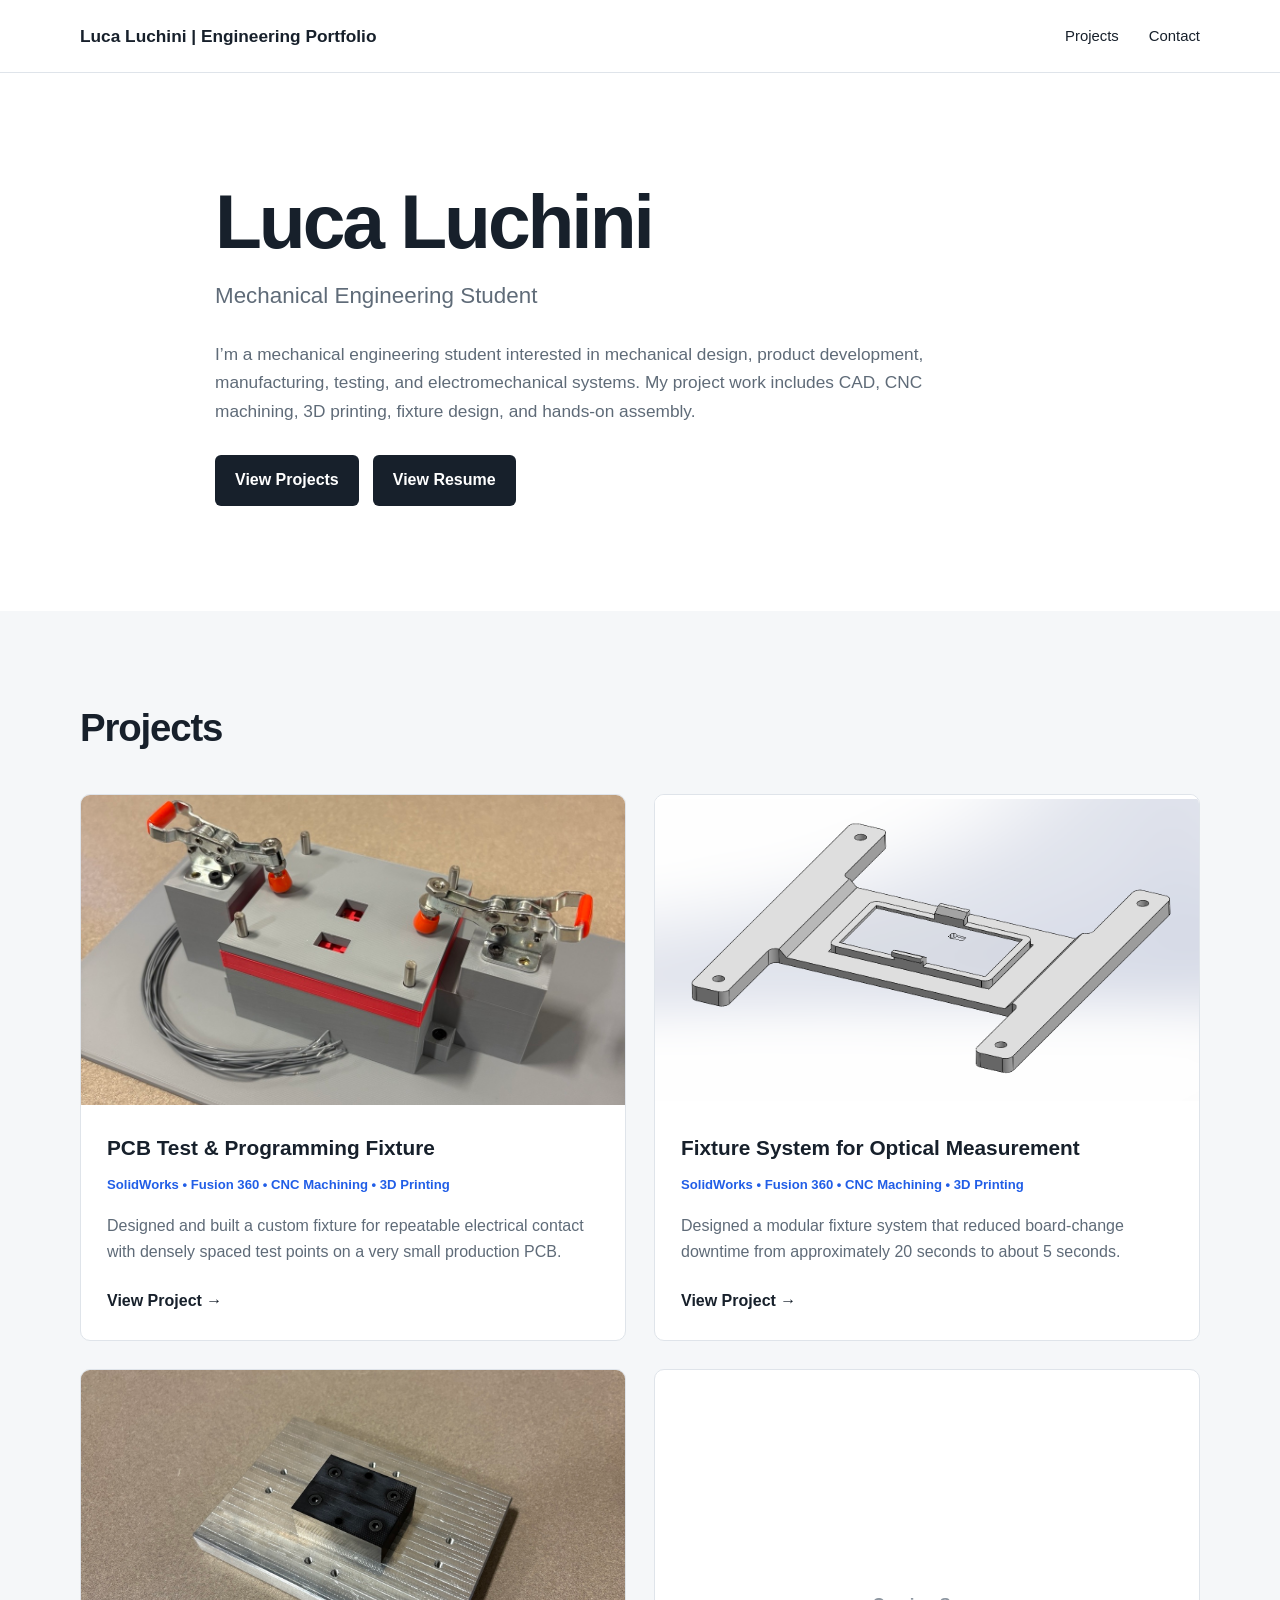
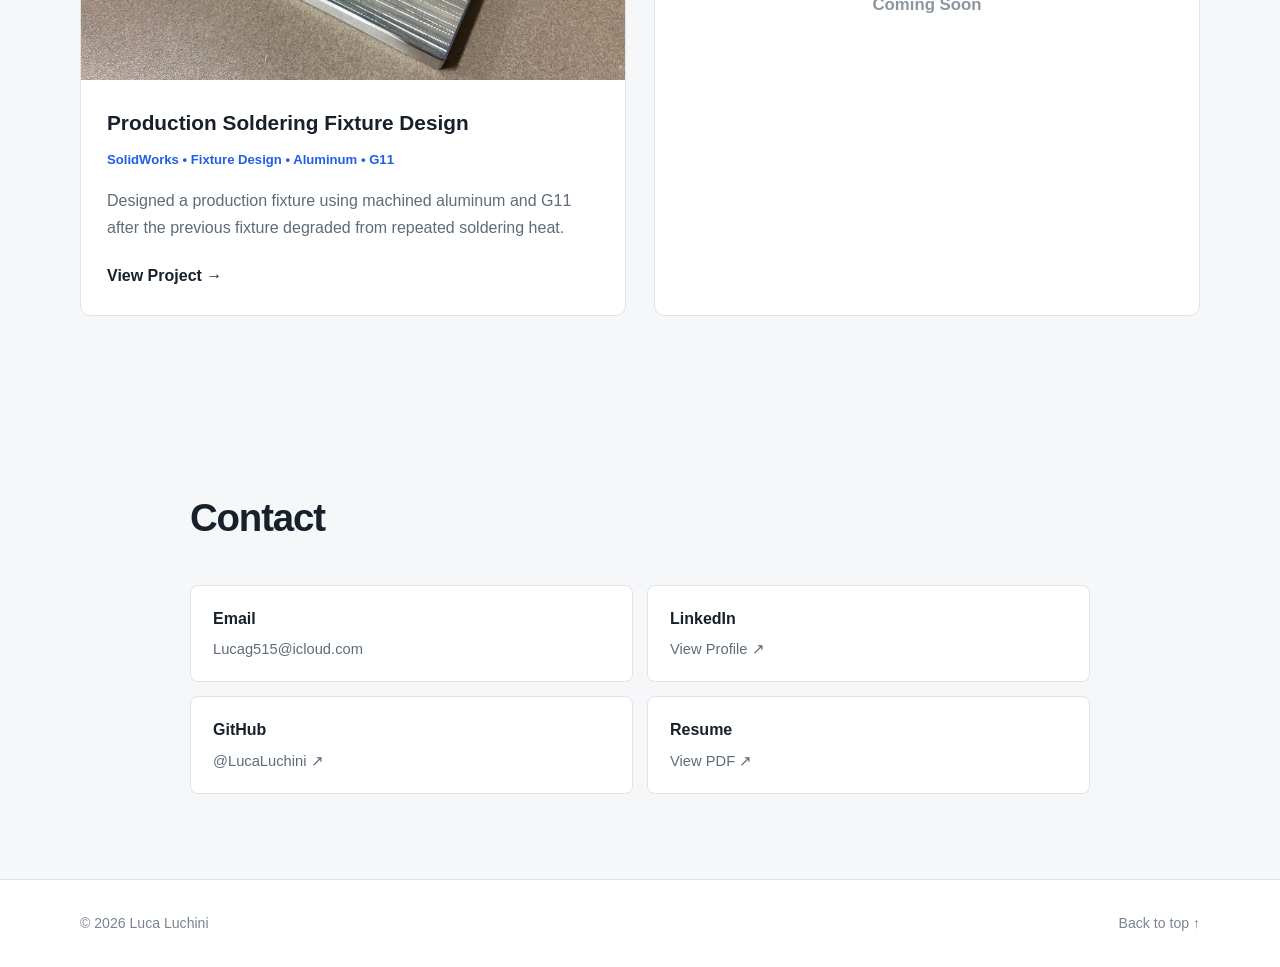
<file: index.html>
<!DOCTYPE html>
<html lang="en">
<head>
<!-- Google tag (gtag.js) -->
<script async src="https://www.googletagmanager.com/gtag/js?id=G-NYST60V96C"></script>
<script>
  window.dataLayer = window.dataLayer || [];
  function gtag(){dataLayer.push(arguments);}
  gtag('js', new Date());

  gtag('config', 'G-NYST60V96C');
</script>
    <meta charset="UTF-8">
    <meta name="viewport" content="width=device-width, initial-scale=1.0">
    <title>Luca Luchini | Engineering Portfolio</title>
    <link rel="stylesheet" href="style.css">
</head>
<body>

<header>
    <div class="container">
        <nav>
            <a class="name" href="index.html" onclick="gtag('event', 'home_click');">Luca Luchini | Engineering Portfolio</a>
            <div class="nav-links">
                <a href="#projects" onclick="gtag('event', 'projects_nav_click');">Projects</a>
                <a href="#contact" onclick="gtag('event', 'contact_nav_click');">Contact</a>
            </div>
        </nav>
    </div>
</header>

<main>

<section class="hero">
    <div class="container hero-inner">
        <h1>Luca Luchini</h1>
        <h2>Mechanical Engineering Student</h2>
        <p class="hero-copy">
            I’m a mechanical engineering student interested in mechanical design,
            product development, manufacturing, testing, and electromechanical systems.
            My project work includes CAD, CNC machining, 3D printing, fixture design,
            and hands-on assembly.
        </p>
        <div class="hero-actions">
            <a class="button" href="#projects" onclick="gtag('event', 'view_projects_click');">View Projects</a>
            <a class="button" href="Documents/LUCHINIRESUME.pdf" target="_blank" onclick="gtag('event', 'resume_click', {'link_location': 'hero'});">View Resume</a>
        </div>
    </div>
</section>

<section id="projects">
    <div class="container">
        <div class="section-heading">
            <h2>Projects</h2>
        </div>

        <div class="projects">

            <a class="project-card" href="projects/pcb-test-fixture.html" onclick="gtag('event', 'pcb_test_fixture_click');">
                <div class="project-image-wrap">
                    <img class="project-image" src="images/test-fixture/hero.jpg" alt="Compact PCB test and programming fixture">
                </div>
                <div class="project-card-content">
                    <h3>PCB Test &amp; Programming Fixture</h3>
                    <p class="tools">SolidWorks • Fusion 360 • CNC Machining • 3D Printing</p>
                    <p>
                        Designed and built a custom fixture for repeatable electrical
                        contact with densely spaced test points on a very small production PCB.
                    </p>
                    <span class="card-link">View Project →</span>
                </div>
            </a>

            <a class="project-card" href="projects/optical-measurement-fixture.html" onclick="gtag('event', 'optical_measurement_fixture_click');">
                <div class="project-image-wrap">
                    <img class="project-image project-image-contain" src="images/optical-fixture/cad-assembled.png" alt="CAD assembly of modular optical measurement fixture system">
                </div>
                <div class="project-card-content">
                    <h3>Fixture System for Optical Measurement</h3>
                    <p class="tools">SolidWorks • Fusion 360 • CNC Machining • 3D Printing</p>
                    <p>
                        Designed a modular fixture system that reduced board-change
                        downtime from approximately 20 seconds to about 5 seconds.
                    </p>
                    <span class="card-link">View Project →</span>
                </div>
            </a>

            <a class="project-card" href="projects/production-soldering-fixture.html" onclick="gtag('event', 'production_soldering_fixture_click');">
                <div class="project-image-wrap">
                    <img class="project-image" src="images/solder-fixture/finished-landscape.jpg" alt="Heat-resistant production soldering fixture">
                </div>
                <div class="project-card-content">
                    <h3>Production Soldering Fixture Design</h3>
                    <p class="tools">SolidWorks • Fixture Design • Aluminum • G11</p>
                    <p>
                        Designed a production fixture using machined aluminum and G11
                        after the previous fixture degraded from repeated soldering heat.
                    </p>
                    <span class="card-link">View Project →</span>
                </div>
            </a>

            <div class="project-card coming-soon-card">
                <div class="project-card-content coming-soon-content">
                    <span>Coming Soon</span>
                </div>
            </div>

        </div>
    </div>
</section>

<section id="contact">
    <div class="container narrow">
        <div class="section-heading"><h2>Contact</h2></div>
        <div class="contact-links">
            <a class="contact-card" href="mailto:Lucag515@icloud.com" onclick="gtag('event', 'email_click');">
                <span class="contact-label">Email</span>
                <span class="contact-value">Lucag515@icloud.com</span>
            </a>
            <a class="contact-card" href="https://www.linkedin.com/in/luca-luchini-402ab2226" target="_blank" onclick="gtag('event', 'linkedin_click');">
                <span class="contact-label">LinkedIn</span>
                <span class="contact-value">View Profile ↗</span>
            </a>
            <a class="contact-card" href="https://github.com/LucaLuchini" target="_blank" onclick="gtag('event', 'github_click');">
                <span class="contact-label">GitHub</span>
                <span class="contact-value">@LucaLuchini ↗</span>
            </a>
            <a class="contact-card" href="Documents/LUCHINIRESUME.pdf" target="_blank" onclick="gtag('event', 'resume_click', {'link_location': 'contact'});">
                <span class="contact-label">Resume</span>
                <span class="contact-value">View PDF ↗</span>
            </a>
        </div>
    </div>
</section>

</main>

<footer>
    <div class="container footer-inner">
        <span>© 2026 Luca Luchini</span>
        <a href="#" onclick="gtag('event', 'back_to_top_click');">Back to top ↑</a>
    </div>
</footer>

</body>
</html>
</file>
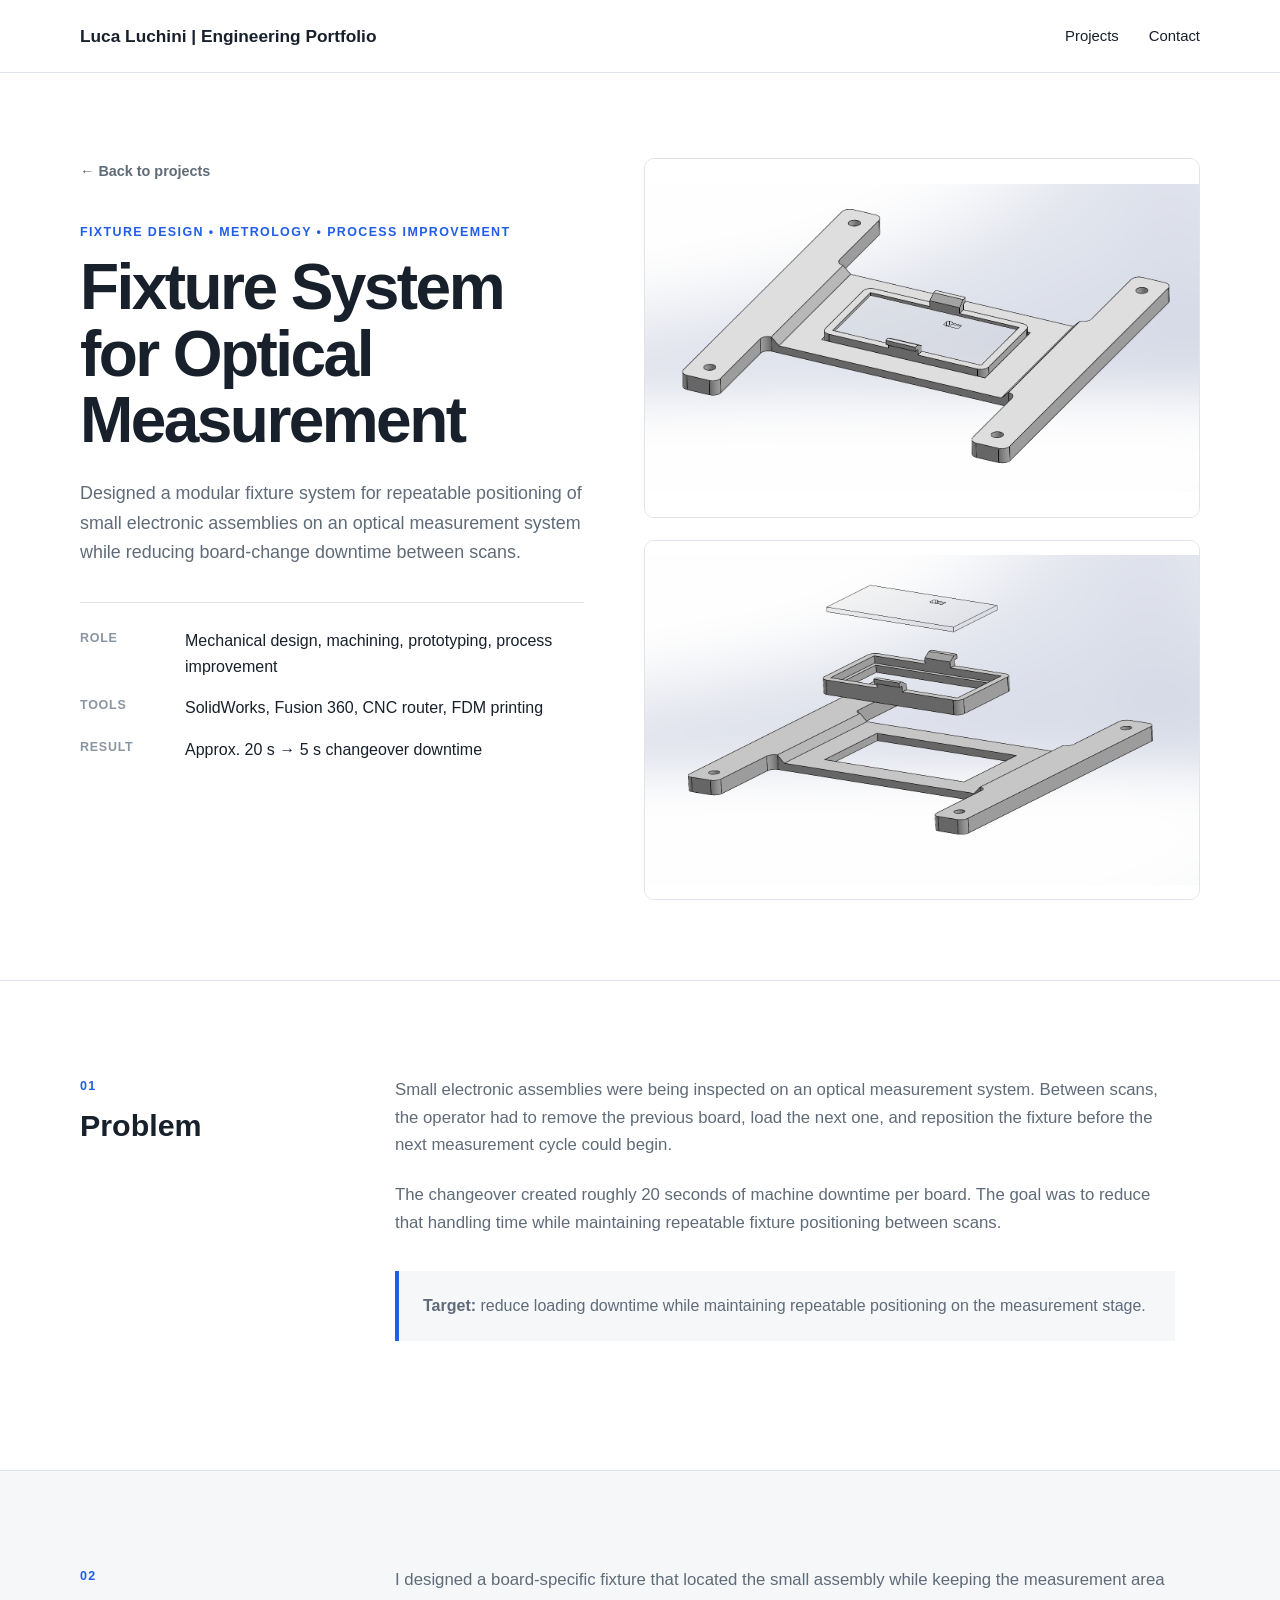
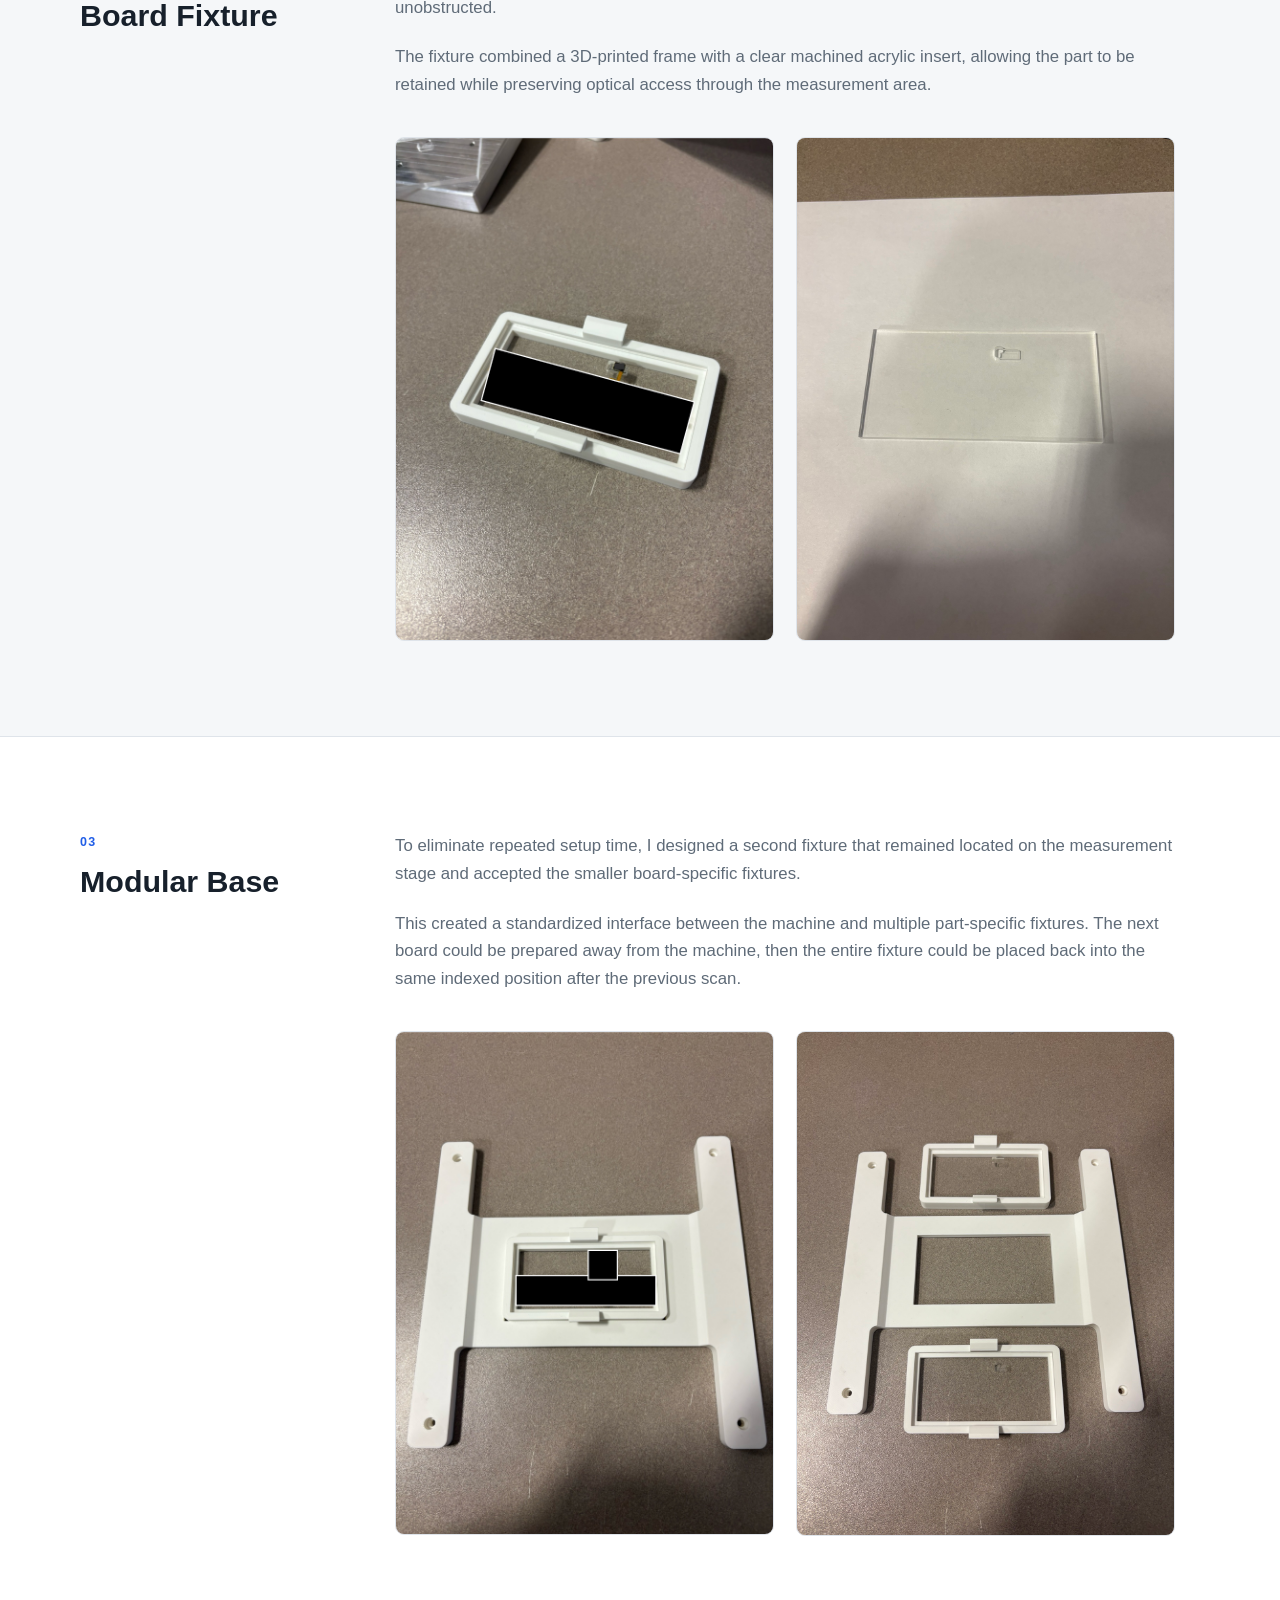
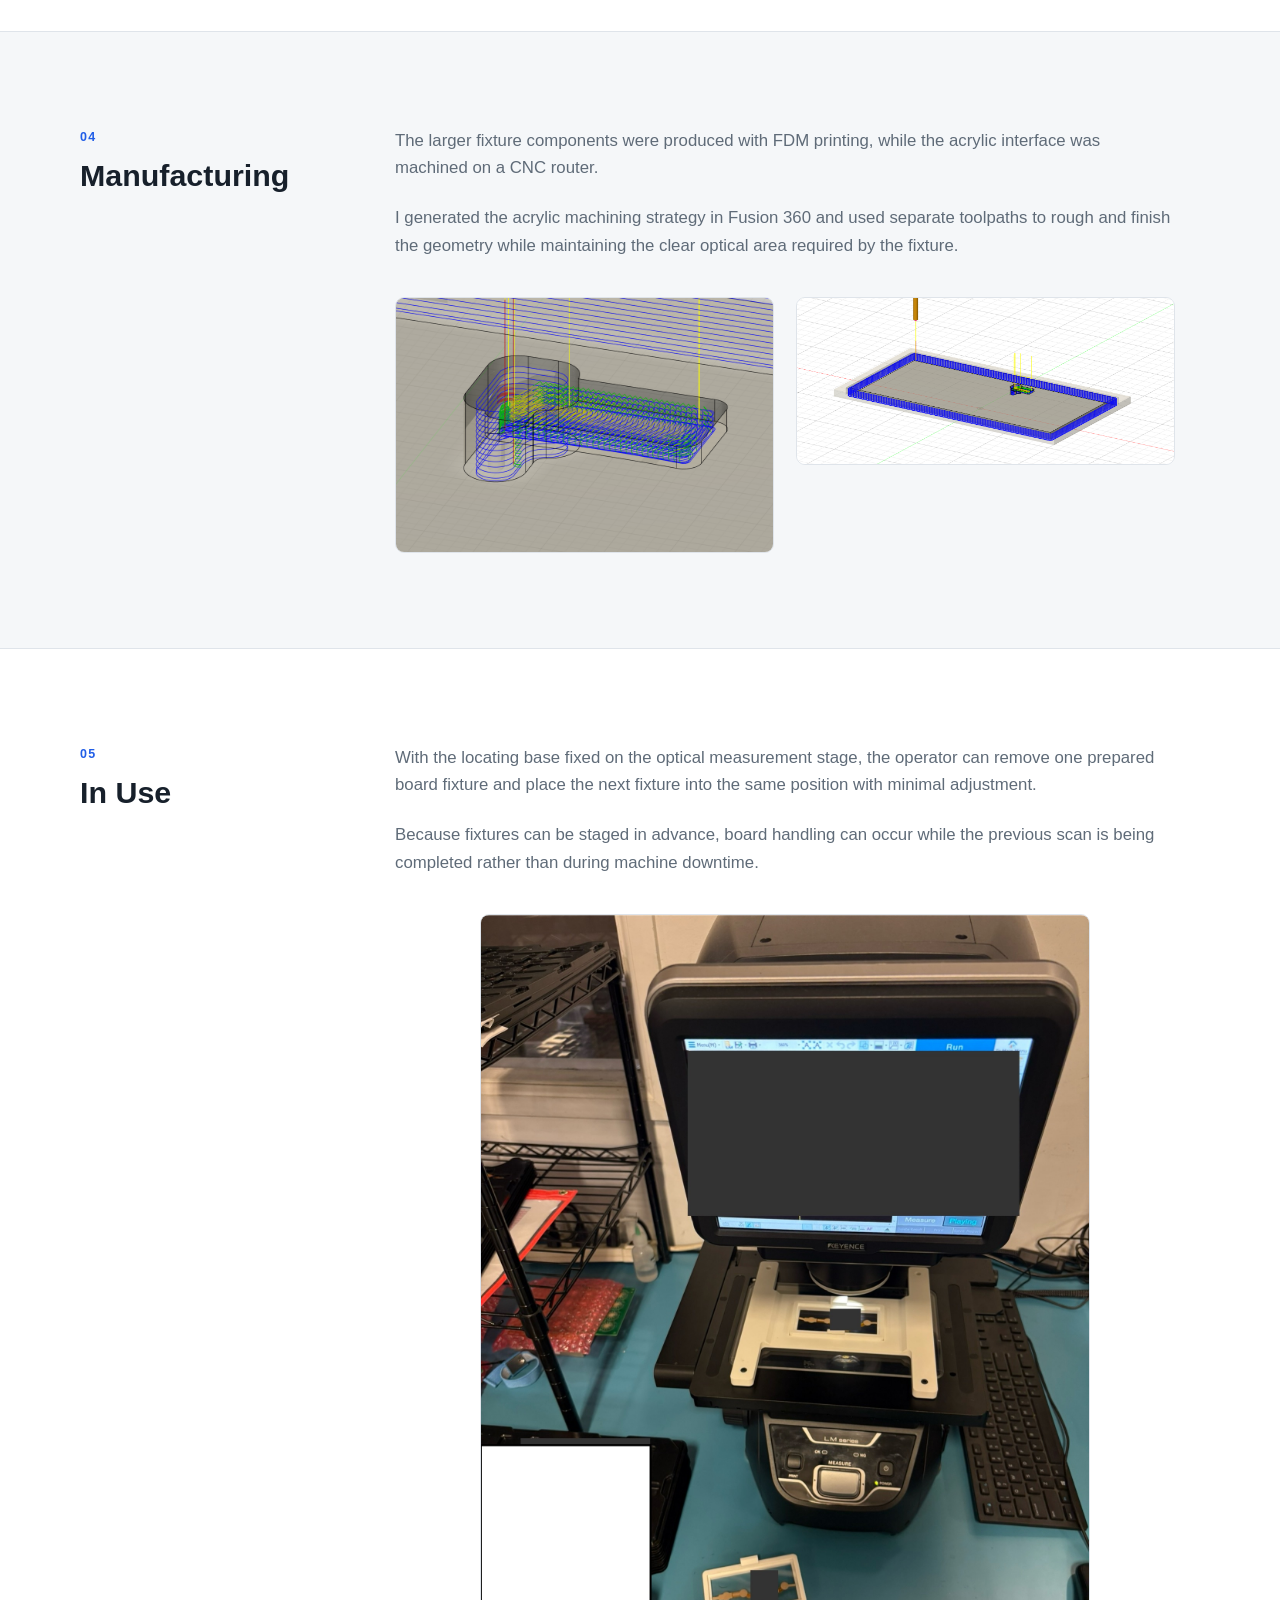
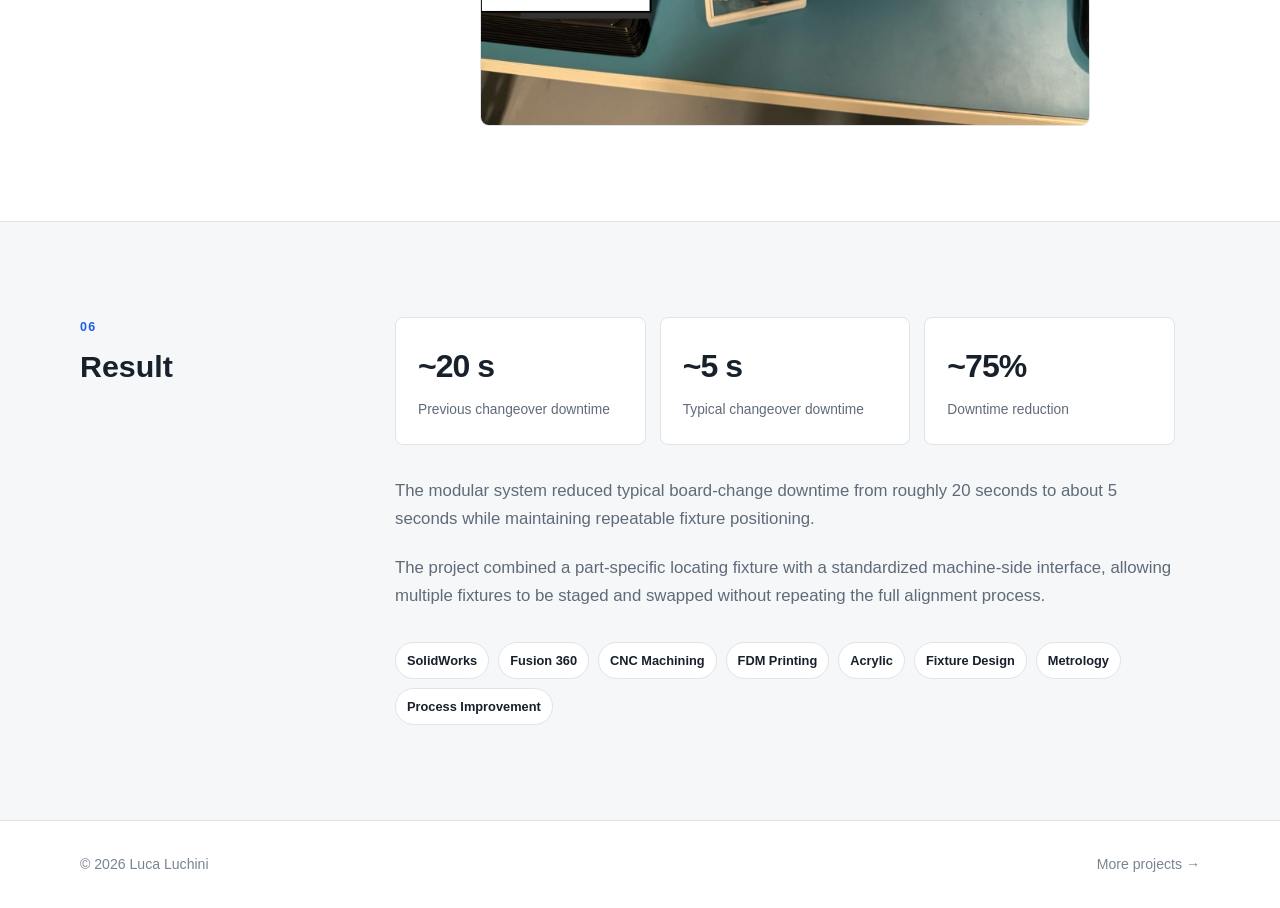
<file: projects/optical-measurement-fixture.html>
<!DOCTYPE html>
<html lang="en">
<head>
    <!-- Google tag (gtag.js) -->
<script async src="https://www.googletagmanager.com/gtag/js?id=G-NYST60V96C"></script>
<script>
  window.dataLayer = window.dataLayer || [];
  function gtag(){dataLayer.push(arguments);}
  gtag('js', new Date());

  gtag('config', 'G-NYST60V96C');
</script>
    <meta charset="UTF-8">
    <meta name="viewport" content="width=device-width, initial-scale=1.0">
    <title>Optical Measurement Fixture | Luca Luchini</title>
    <link rel="stylesheet" href="../style.css">
</head>
<body>

<header>
    <div class="container">
        <nav>
            <a class="name" href="../index.html" onclick="gtag('event', 'home_click', {'page_source': 'optical_measurement_fixture'});">Luca Luchini | Engineering Portfolio</a>
            <div class="nav-links">
                <a href="../index.html#projects" onclick="gtag('event', 'projects_nav_click', {'page_source': 'optical_measurement_fixture'});">Projects</a>
                <a href="../index.html#contact" onclick="gtag('event', 'contact_nav_click', {'page_source': 'optical_measurement_fixture'});">Contact</a>
            </div>
        </nav>
    </div>
</header>

<main>

<section class="project-hero">
    <div class="container project-hero-grid">
        <div>
            <a class="back-link" href="../index.html#projects" onclick="gtag('event', 'back_to_projects_click', {'page_source': 'optical_measurement_fixture'});">← Back to projects</a>
            <p class="eyebrow">Fixture Design • Metrology • Process Improvement</p>
            <h1>Fixture System for Optical Measurement</h1>
            <p class="project-lead">
                Designed a modular fixture system for repeatable positioning of small
                electronic assemblies on an optical measurement system while reducing
                board-change downtime between scans.
            </p>

            <div class="project-meta">
                <div><span class="meta-label">Role</span><span>Mechanical design, machining, prototyping, process improvement</span></div>
                <div><span class="meta-label">Tools</span><span>SolidWorks, Fusion 360, CNC router, FDM printing</span></div>
                <div><span class="meta-label">Result</span><span>Approx. 20 s → 5 s changeover downtime</span></div>
            </div>
        </div>

        <div class="hero-image-stack">
            <figure>
                <div class="project-image-wrap hero-stack-image hero-tech-image">
                    <img class="project-image" src="../images/optical-fixture/cad-assembled.png" alt="Assembled SolidWorks CAD of modular optical measurement fixture">
                </div>
                <figcaption>Assembled CAD view of the modular fixture system.</figcaption>
            </figure>

            <figure>
                <div class="project-image-wrap hero-stack-image hero-tech-image">
                    <img class="project-image" src="../images/optical-fixture/cad-exploded.png" alt="Exploded SolidWorks CAD of modular optical measurement fixture">
                </div>
                <figcaption>Exploded CAD view showing the board fixture and machine-side locating base.</figcaption>
            </figure>
        </div>
    </div>
</section>

<section class="project-section">
    <div class="container project-content-grid">
        <div class="sticky-label">
            <p class="eyebrow">01</p>
            <h2>Problem</h2>
        </div>
        <div class="project-copy">
            <p>
                Small electronic assemblies were being inspected on an optical measurement system.
                Between scans, the operator had to remove the previous board, load the next one,
                and reposition the fixture before the next measurement cycle could begin.
            </p>
            <p>
                The changeover created roughly 20 seconds of machine downtime per board.
                The goal was to reduce that handling time while maintaining repeatable fixture
                positioning between scans.
            </p>
            <div class="callout">
                <strong>Target:</strong> reduce loading downtime while maintaining repeatable positioning on the measurement stage.
            </div>
        </div>
    </div>
</section>

<section class="project-section alt">
    <div class="container project-content-grid">
        <div class="sticky-label">
            <p class="eyebrow">02</p>
            <h2>Board Fixture</h2>
        </div>
        <div class="project-copy">
            <p>
                I designed a board-specific fixture that located the small assembly while
                keeping the measurement area unobstructed.
            </p>
            <p>
                The fixture combined a 3D-printed frame with a clear machined acrylic insert,
                allowing the part to be retained while preserving optical access through the measurement area.
            </p>

            <div class="image-grid two natural-images">
                <figure>
                    <div class="project-image-wrap">
                        <img class="project-image" src="../images/optical-fixture/board-fixture.jpg" alt="Completed board-specific fixture">
                    </div>
                    <figcaption>Completed board-specific fixture with the electronic assembly installed.</figcaption>
                </figure>
                <figure>
                    <div class="project-image-wrap">
                        <img class="project-image" src="../images/optical-fixture/acrylic-insert.jpg" alt="Machined clear acrylic fixture insert">
                    </div>
                    <figcaption>CNC-machined clear acrylic insert used at the optical interface.</figcaption>
                </figure>
            </div>
        </div>
    </div>
</section>

<section class="project-section">
    <div class="container project-content-grid">
        <div class="sticky-label">
            <p class="eyebrow">03</p>
            <h2>Modular Base</h2>
        </div>
        <div class="project-copy">
            <p>
                To eliminate repeated setup time, I designed a second fixture that remained
                located on the measurement stage and accepted the smaller board-specific fixtures.
            </p>
            <p>
                This created a standardized interface between the machine and multiple part-specific
                fixtures. The next board could be prepared away from the machine, then the entire fixture
                could be placed back into the same indexed position after the previous scan.
            </p>

            <div class="image-grid two natural-images">
                <figure>
                    <div class="project-image-wrap">
                        <img class="project-image" src="../images/optical-fixture/modular-base-installed.jpg" alt="Machine-side locating base with board fixture installed">
                    </div>
                    <figcaption>Board fixture installed in the larger machine-side locating base.</figcaption>
                </figure>
                <figure>
                    <div class="project-image-wrap">
                        <img class="project-image" src="../images/optical-fixture/homepage-cover.jpg" alt="Machine-side base with interchangeable fixtures">
                    </div>
                    <figcaption>Machine-side base with multiple interchangeable board fixtures.</figcaption>
                </figure>
            </div>
        </div>
    </div>
</section>

<section class="project-section alt">
    <div class="container project-content-grid">
        <div class="sticky-label">
            <p class="eyebrow">04</p>
            <h2>Manufacturing</h2>
        </div>
        <div class="project-copy">
            <p>
                The larger fixture components were produced with FDM printing, while the acrylic
                interface was machined on a CNC router.
            </p>
            <p>
                I generated the acrylic machining strategy in Fusion 360 and used separate
                toolpaths to rough and finish the geometry while maintaining the clear optical
                area required by the fixture.
            </p>

            <div class="image-grid two natural-images fusion-images">
                <figure>
                    <div class="project-image-wrap">
                        <img class="project-image" src="../images/optical-fixture/fusion-3d-toolpath.png" alt="Fusion 360 3D machining toolpath">
                    </div>
                    <figcaption>Fusion 360 toolpath used to machine the acrylic fixture component.</figcaption>
                </figure>
                <figure>
                    <div class="project-image-wrap">
                        <img class="project-image" src="../images/optical-fixture/fusion-acrylic-toolpath.png" alt="Fusion 360 acrylic machining setup">
                    </div>
                    <figcaption>Machining setup and toolpath for the clear acrylic insert.</figcaption>
                </figure>
            </div>
        </div>
    </div>
</section>

<section class="project-section">
    <div class="container project-content-grid">
        <div class="sticky-label">
            <p class="eyebrow">05</p>
            <h2>In Use</h2>
        </div>
        <div class="project-copy">
            <p>
                With the locating base fixed on the optical measurement stage, the operator can
                remove one prepared board fixture and place the next fixture into the same position
                with minimal adjustment.
            </p>
            <p>
                Because fixtures can be staged in advance, board handling can occur while the
                previous scan is being completed rather than during machine downtime.
            </p>

            <figure class="single-figure compact-use-figure">
                <div class="project-image-wrap">
                    <img class="project-image" src="../images/optical-fixture/in-use.jpg" alt="Modular fixture system installed on optical measurement system">
                </div>
                <figcaption>Final fixture system installed on the optical measurement system.</figcaption>
            </figure>
        </div>
    </div>
</section>

<section class="project-section alt">
    <div class="container project-content-grid">
        <div class="sticky-label">
            <p class="eyebrow">06</p>
            <h2>Result</h2>
        </div>
        <div class="project-copy">
            <div class="metric-grid">
                <div class="metric-card">
                    <span class="metric-value">~20 s</span>
                    <span class="metric-label">Previous changeover downtime</span>
                </div>
                <div class="metric-card">
                    <span class="metric-value">~5 s</span>
                    <span class="metric-label">Typical changeover downtime</span>
                </div>
                <div class="metric-card">
                    <span class="metric-value">~75%</span>
                    <span class="metric-label">Downtime reduction</span>
                </div>
            </div>

            <p>
                The modular system reduced typical board-change downtime from roughly 20 seconds
                to about 5 seconds while maintaining repeatable fixture positioning.
            </p>
            <p>
                The project combined a part-specific locating fixture with a standardized
                machine-side interface, allowing multiple fixtures to be staged and swapped
                without repeating the full alignment process.
            </p>

            <div class="skills-row">
                <span>SolidWorks</span>
                <span>Fusion 360</span>
                <span>CNC Machining</span>
                <span>FDM Printing</span>
                <span>Acrylic</span>
                <span>Fixture Design</span>
                <span>Metrology</span>
                <span>Process Improvement</span>
            </div>
        </div>
    </div>
</section>

</main>

<footer>
    <div class="container footer-inner">
        <span>© 2026 Luca Luchini</span>
        <a href="../index.html#projects" onclick="gtag('event', 'more_projects_click', {'page_source': 'optical_measurement_fixture'});">More projects →</a>
    </div>
</footer>

</body>
</html>
</file>
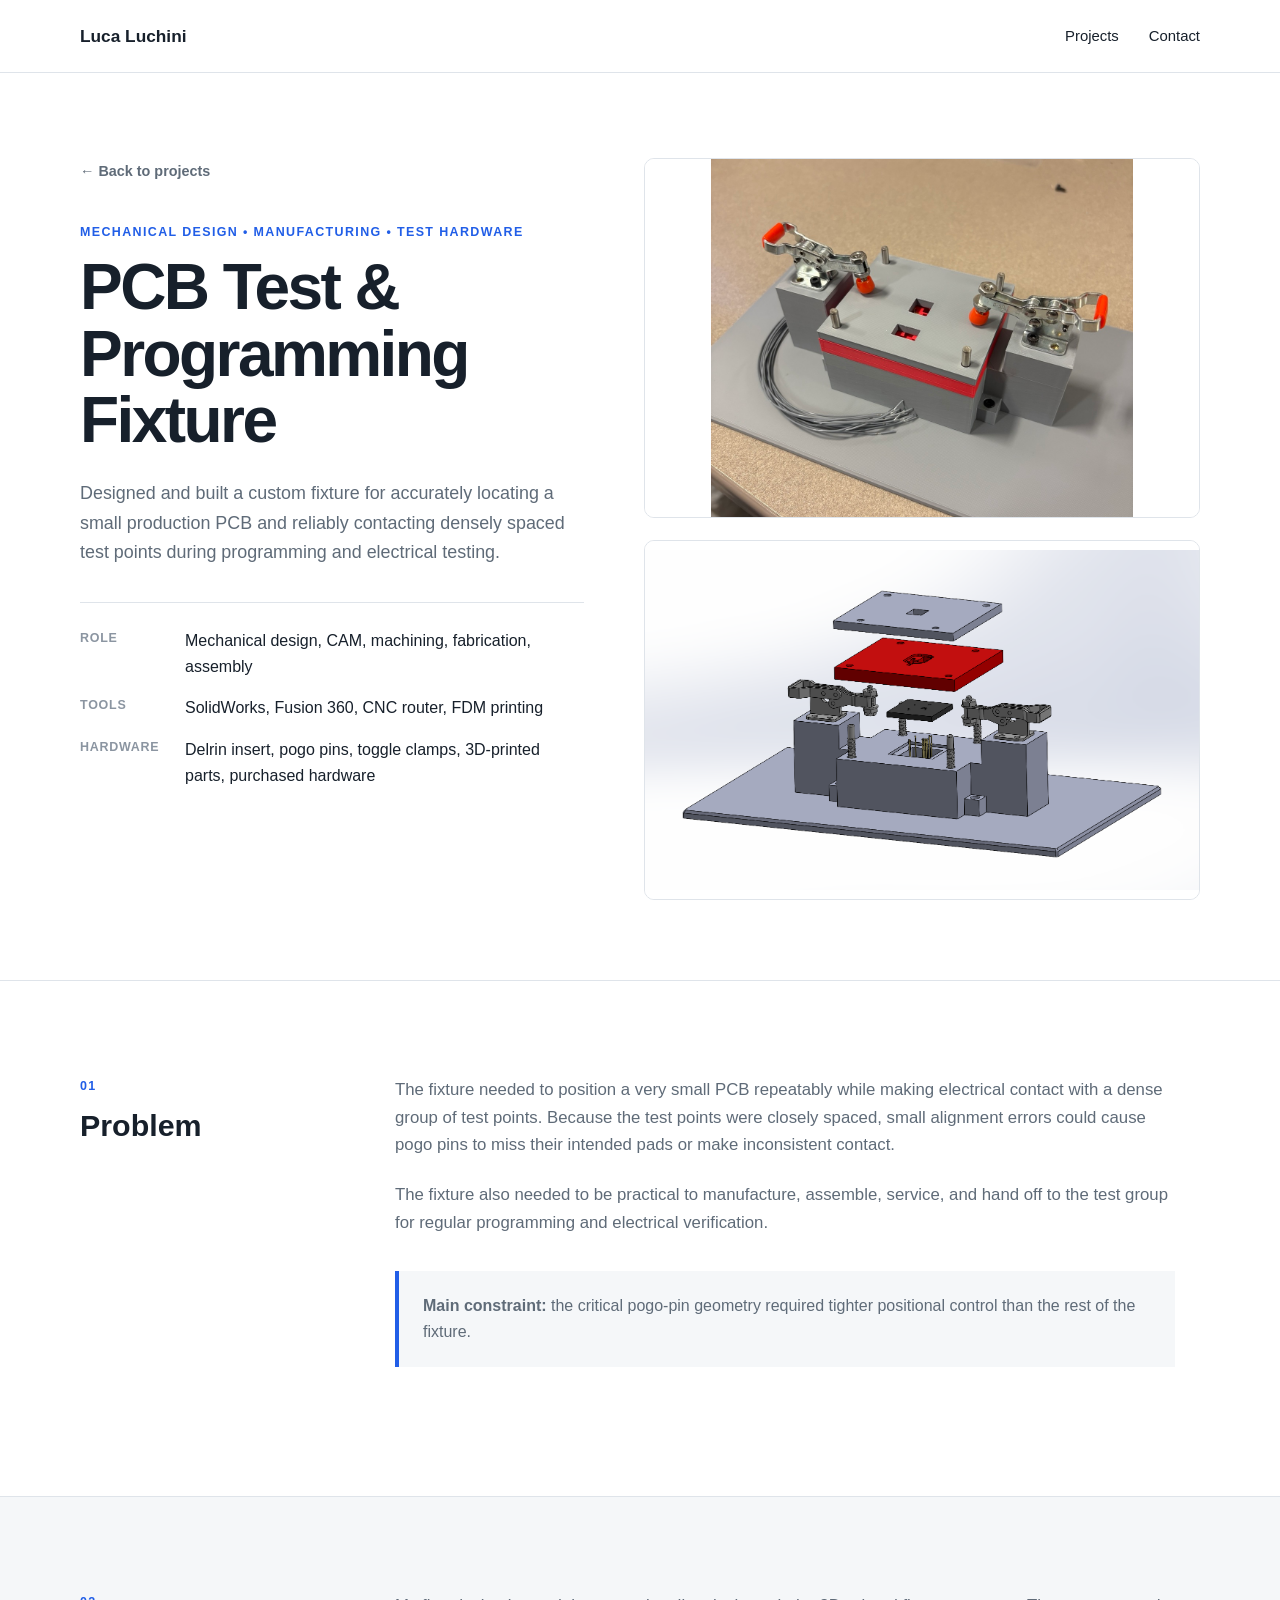
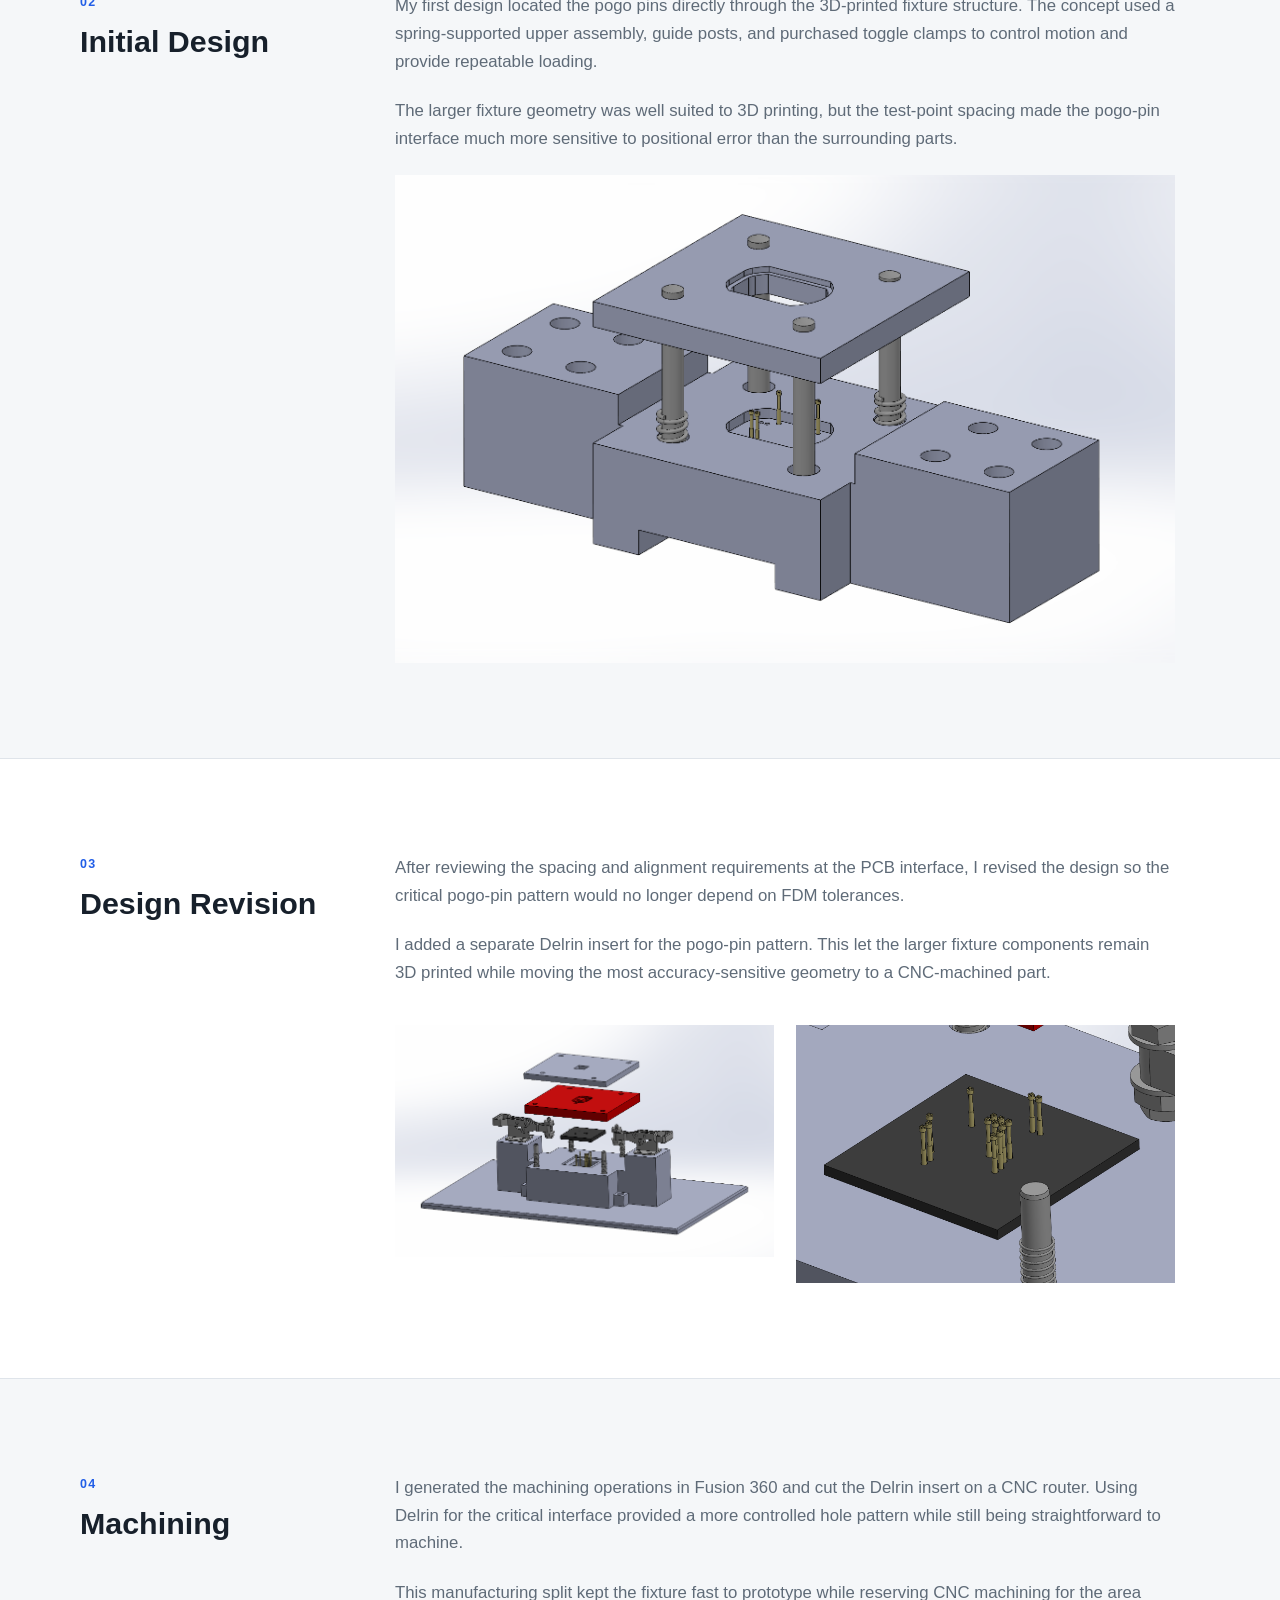
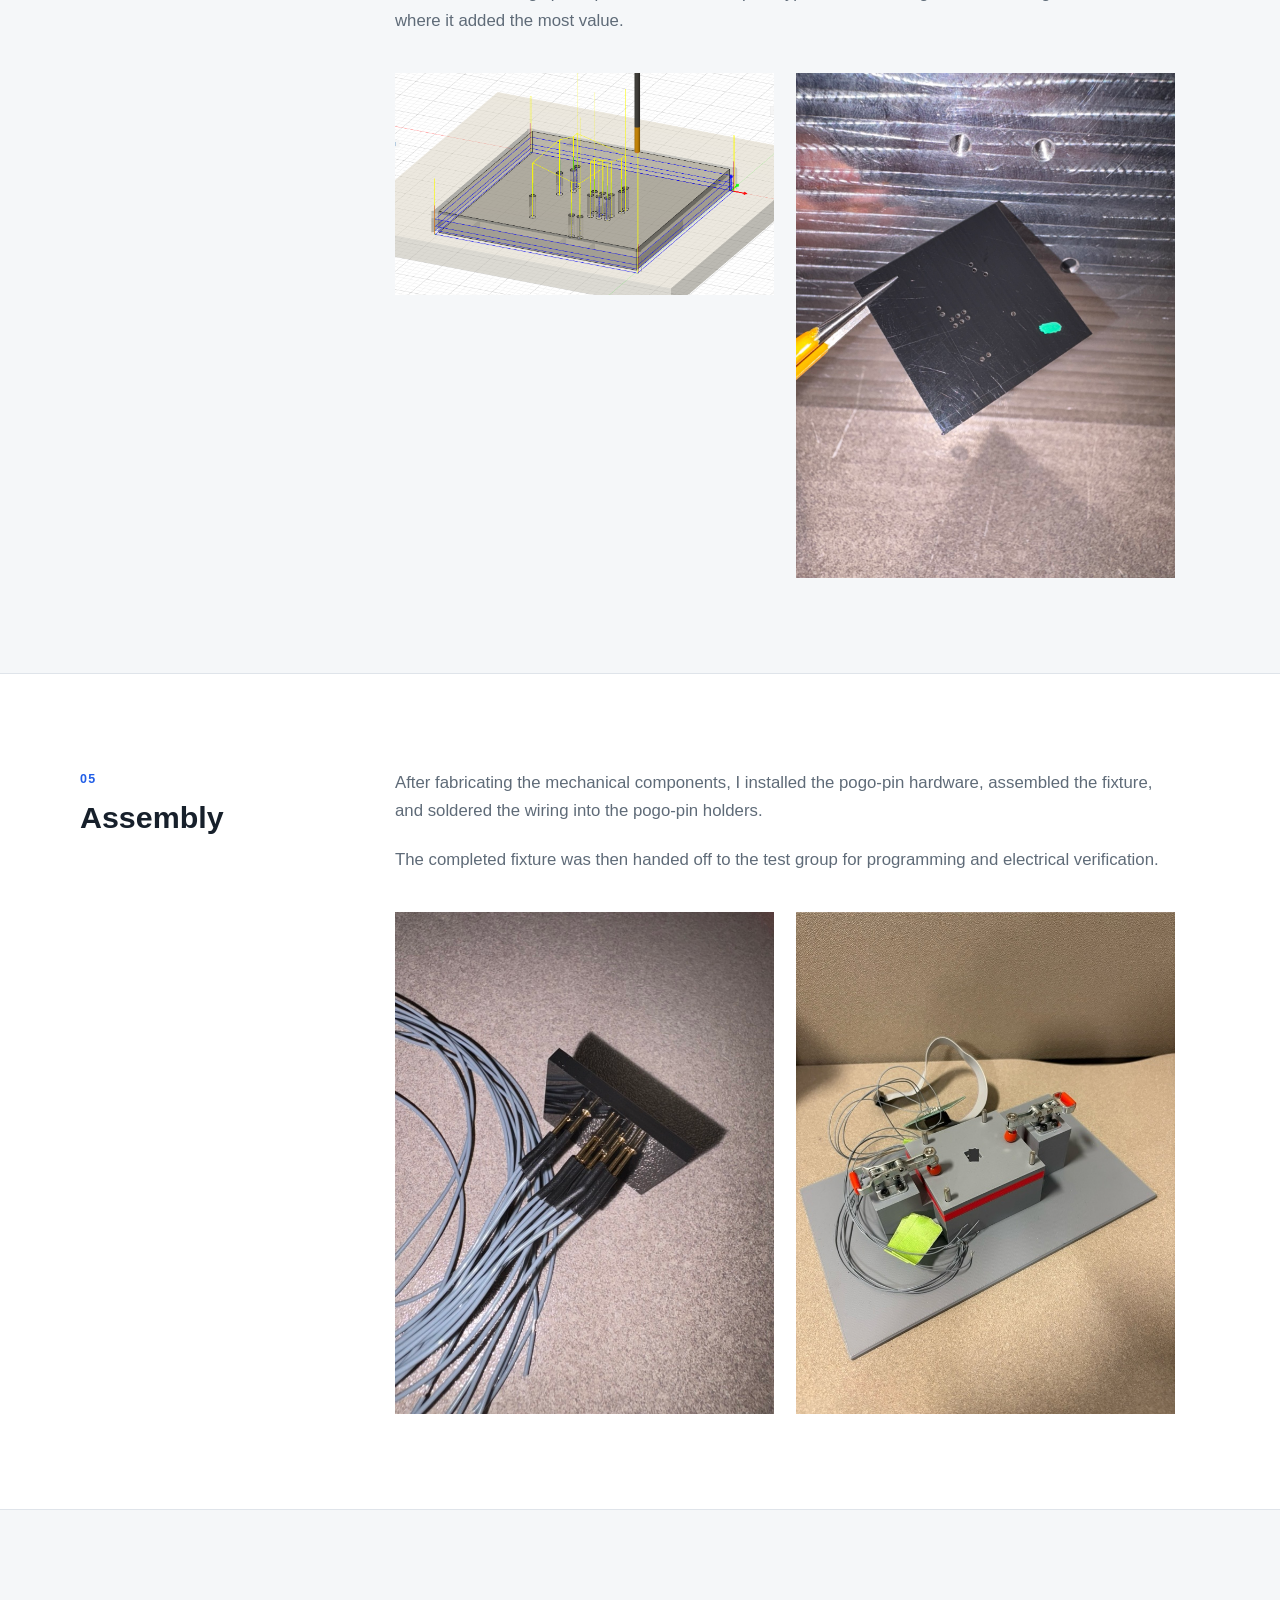
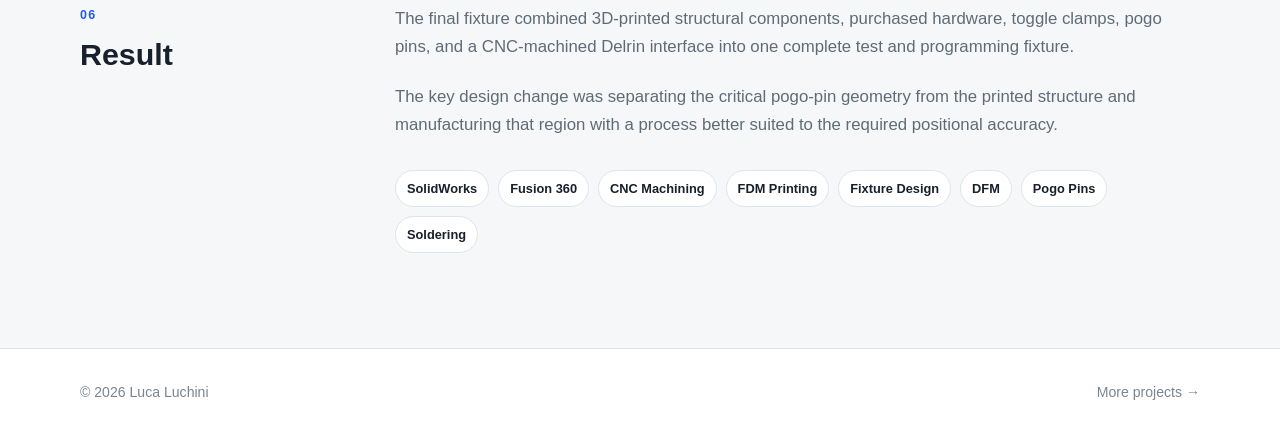
<file: projects/pcb-test-fixture.html>
<!DOCTYPE html>
<html lang="en">
<head>
    <!-- Google tag (gtag.js) -->
<script async src="https://www.googletagmanager.com/gtag/js?id=G-NYST60V96C"></script>
<script>
  window.dataLayer = window.dataLayer || [];
  function gtag(){dataLayer.push(arguments);}
  gtag('js', new Date());

  gtag('config', 'G-NYST60V96C');
</script>
<meta charset="UTF-8"><meta name="viewport" content="width=device-width, initial-scale=1.0">
<title>PCB Test Fixture | Luca Luchini</title>
<link rel="stylesheet" href="../style.css">
</head>
<body>
<header><div class="container"><nav><a class="name" href="../index.html" onclick="gtag('event', 'home_click', {'page_source': 'pcb_test_fixture'});">Luca Luchini</a><div class="nav-links"><a href="../index.html#projects" onclick="gtag('event', 'projects_nav_click', {'page_source': 'pcb_test_fixture'});">Projects</a><a href="../index.html#contact" onclick="gtag('event', 'contact_nav_click', {'page_source': 'pcb_test_fixture'});">Contact</a></div></nav></div></header>
<main>

<section class="project-hero">
<div class="container project-hero-grid">
<div>
<a class="back-link" href="../index.html#projects" onclick="gtag('event', 'back_to_projects_click', {'page_source': 'pcb_test_fixture'});">← Back to projects</a>
<p class="eyebrow">Mechanical Design • Manufacturing • Test Hardware</p>
<h1>PCB Test &amp; Programming Fixture</h1>
<p class="project-lead">Designed and built a custom fixture for accurately locating a small production PCB and reliably contacting densely spaced test points during programming and electrical testing.</p>
<div class="project-meta">
<div><span class="meta-label">Role</span><span>Mechanical design, CAM, machining, fabrication, assembly</span></div>
<div><span class="meta-label">Tools</span><span>SolidWorks, Fusion 360, CNC router, FDM printing</span></div>
<div><span class="meta-label">Hardware</span><span>Delrin insert, pogo pins, toggle clamps, 3D-printed parts, purchased hardware</span></div>
</div>
</div>

<div class="hero-image-stack">
<figure>
<div class="project-image-wrap hero-stack-image">
<img class="project-image" src="../images/test-fixture/hero.jpg" alt="Completed PCB test fixture">
</div>
<figcaption>Completed test fixture.</figcaption>
</figure>

<figure>
<div class="project-image-wrap hero-stack-image hero-tech-image">
<img class="project-image" src="../images/test-fixture/cad-overall.png" alt="Exploded CAD view of PCB test fixture">
</div>
<figcaption>Exploded view of the fixture assembly.</figcaption>
</figure>
</div>
</div>
</section>

<section class="project-section"><div class="container project-content-grid"><div class="sticky-label"><p class="eyebrow">01</p><h2>Problem</h2></div><div class="project-copy"><p>The fixture needed to position a very small PCB repeatably while making electrical contact with a dense group of test points. Because the test points were closely spaced, small alignment errors could cause pogo pins to miss their intended pads or make inconsistent contact.</p><p>The fixture also needed to be practical to manufacture, assemble, service, and hand off to the test group for regular programming and electrical verification.</p><div class="callout"><strong>Main constraint:</strong> the critical pogo-pin geometry required tighter positional control than the rest of the fixture.</div></div></div></section>

<section class="project-section alt"><div class="container project-content-grid"><div class="sticky-label"><p class="eyebrow">02</p><h2>Initial Design</h2></div><div class="project-copy"><p>My first design located the pogo pins directly through the 3D-printed fixture structure. The concept used a spring-supported upper assembly, guide posts, and purchased toggle clamps to control motion and provide repeatable loading.</p><p>The larger fixture geometry was well suited to 3D printing, but the test-point spacing made the pogo-pin interface much more sensitive to positional error than the surrounding parts.</p><figure class="single-figure"><div class="project-image-wrap"><img class="project-image" src="../images/test-fixture/initial-design.png" alt="Initial fixture design before Delrin insert"></div><figcaption>Initial design with the pogo pins located directly through the printed structure.</figcaption></figure></div></div></section>

<section class="project-section"><div class="container project-content-grid"><div class="sticky-label"><p class="eyebrow">03</p><h2>Design Revision</h2></div><div class="project-copy"><p>After reviewing the spacing and alignment requirements at the PCB interface, I revised the design so the critical pogo-pin pattern would no longer depend on FDM tolerances.</p><p>I added a separate Delrin insert for the pogo-pin pattern. This let the larger fixture components remain 3D printed while moving the most accuracy-sensitive geometry to a CNC-machined part.</p><div class="image-grid two"><figure><div class="project-image-wrap"><img class="project-image" src="../images/test-fixture/cad-overall.png" alt="Exploded revised fixture CAD"></div><figcaption>Revised fixture assembly showing the Delrin insert added to the stack-up.</figcaption></figure><figure><div class="project-image-wrap"><img class="project-image" src="../images/test-fixture/cad-closeup.png" alt="Delrin insert and pogo pins CAD"></div><figcaption>Close-up of the machined insert and dense pogo-pin pattern.</figcaption></figure></div></div></div></section>

<section class="project-section alt"><div class="container project-content-grid"><div class="sticky-label"><p class="eyebrow">04</p><h2>Machining</h2></div><div class="project-copy"><p>I generated the machining operations in Fusion 360 and cut the Delrin insert on a CNC router. Using Delrin for the critical interface provided a more controlled hole pattern while still being straightforward to machine.</p><p>This manufacturing split kept the fixture fast to prototype while reserving CNC machining for the area where it added the most value.</p><div class="image-grid two"><figure><div class="project-image-wrap"><img class="project-image" src="../images/test-fixture/fusion-toolpath.png" alt="Fusion 360 CAM"></div><figcaption>Fusion 360 CAM for the Delrin insert.</figcaption></figure><figure><div class="project-image-wrap"><img class="project-image" src="../images/test-fixture/delrin-insert.jpg" alt="Machined Delrin insert"></div><figcaption>Finished machined Delrin insert before final assembly.</figcaption></figure></div></div></div></section>

<section class="project-section"><div class="container project-content-grid"><div class="sticky-label"><p class="eyebrow">05</p><h2>Assembly</h2></div><div class="project-copy"><p>After fabricating the mechanical components, I installed the pogo-pin hardware, assembled the fixture, and soldered the wiring into the pogo-pin holders.</p><p>The completed fixture was then handed off to the test group for programming and electrical verification.</p><div class="image-grid two"><figure><div class="project-image-wrap"><img class="project-image" src="../images/test-fixture/assembly-wiring.jpg" alt="Pogo pin wiring"></div><figcaption>Pogo-pin holders and hand-soldered wiring during assembly.</figcaption></figure><figure><div class="project-image-wrap"><img class="project-image" src="../images/test-fixture/finished-fixture.jpg" alt="Completed fixture"></div><figcaption>Completed fixture prepared for use by the test team.</figcaption></figure></div></div></div></section>

<section class="project-section alt"><div class="container project-content-grid"><div class="sticky-label"><p class="eyebrow">06</p><h2>Result</h2></div><div class="project-copy"><p>The final fixture combined 3D-printed structural components, purchased hardware, toggle clamps, pogo pins, and a CNC-machined Delrin interface into one complete test and programming fixture.</p><p>The key design change was separating the critical pogo-pin geometry from the printed structure and manufacturing that region with a process better suited to the required positional accuracy.</p><div class="skills-row"><span>SolidWorks</span><span>Fusion 360</span><span>CNC Machining</span><span>FDM Printing</span><span>Fixture Design</span><span>DFM</span><span>Pogo Pins</span><span>Soldering</span></div></div></div></section>

</main>
<footer><div class="container footer-inner"><span>© 2026 Luca Luchini</span><a href="../index.html#projects" onclick="gtag('event', 'more_projects_click', {'page_source': 'pcb_test_fixture'});">More projects →</a></div></footer>
</body>
</html>
</file>
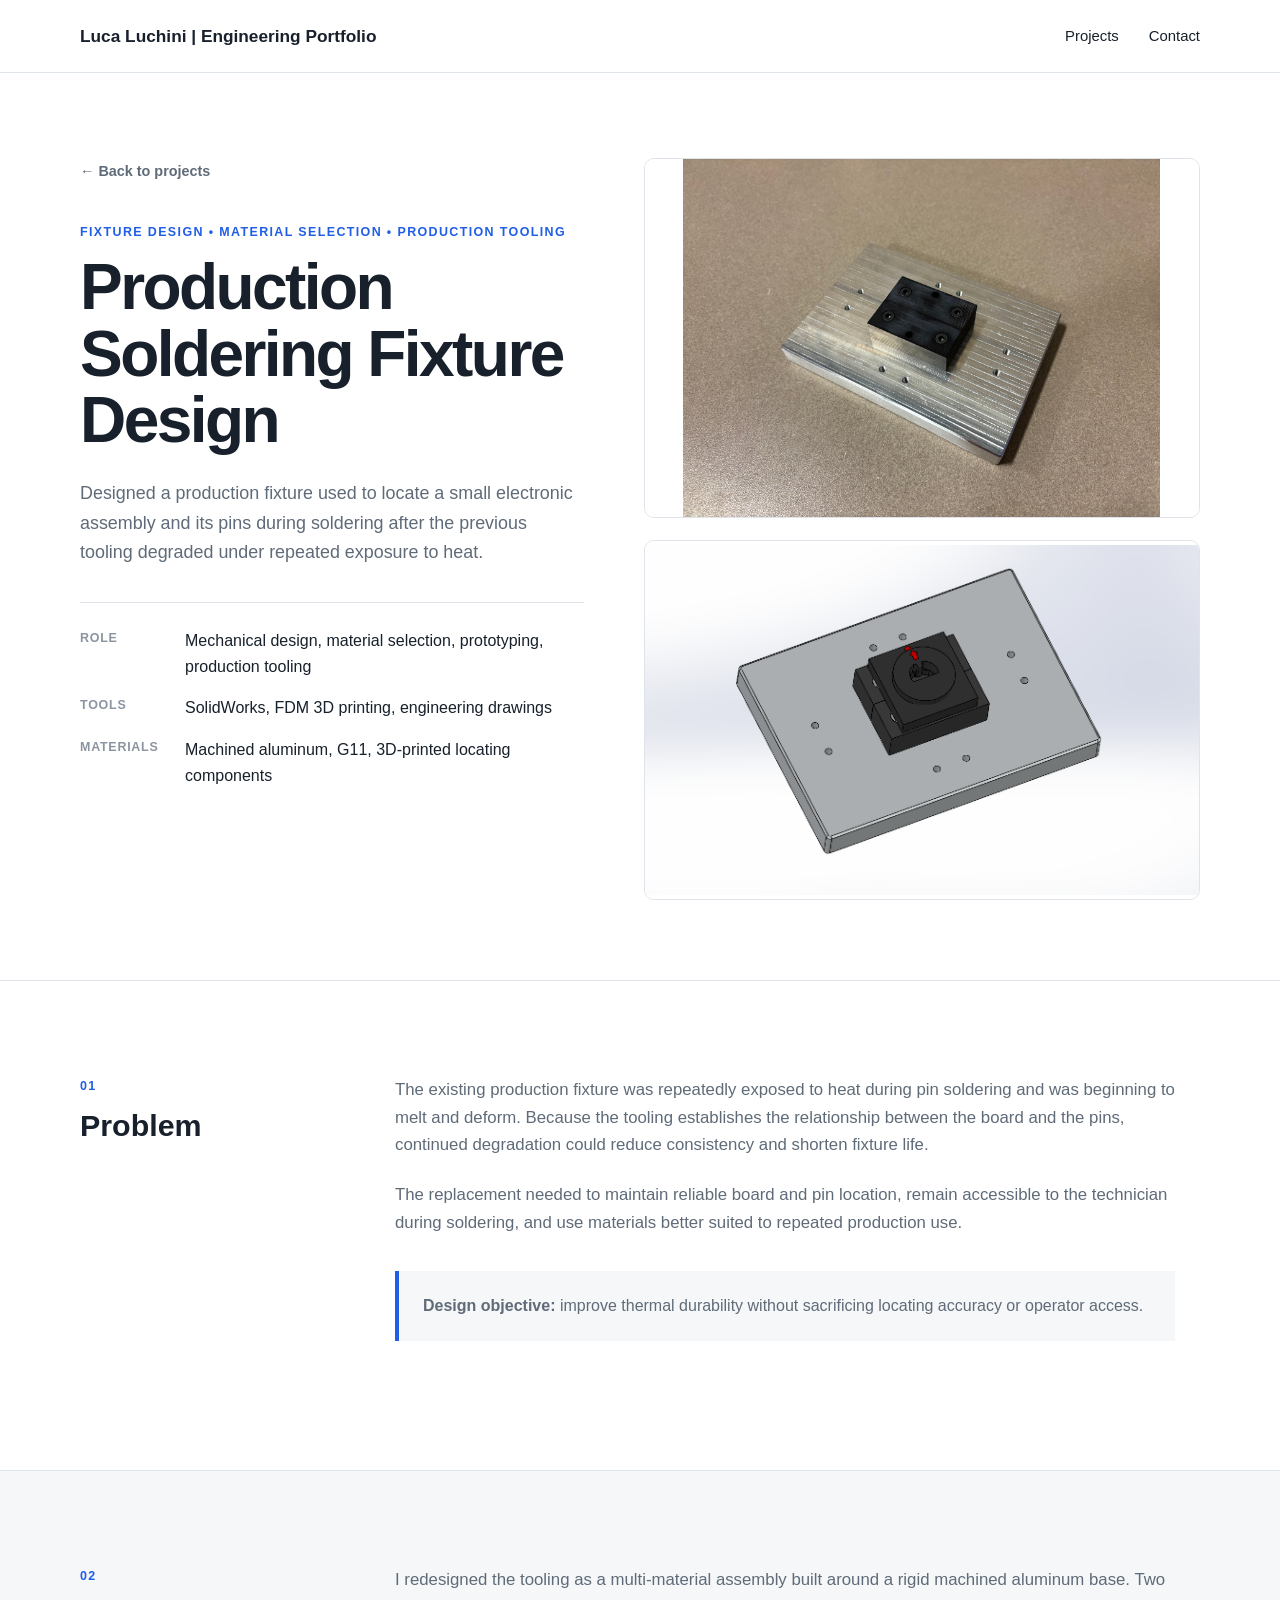
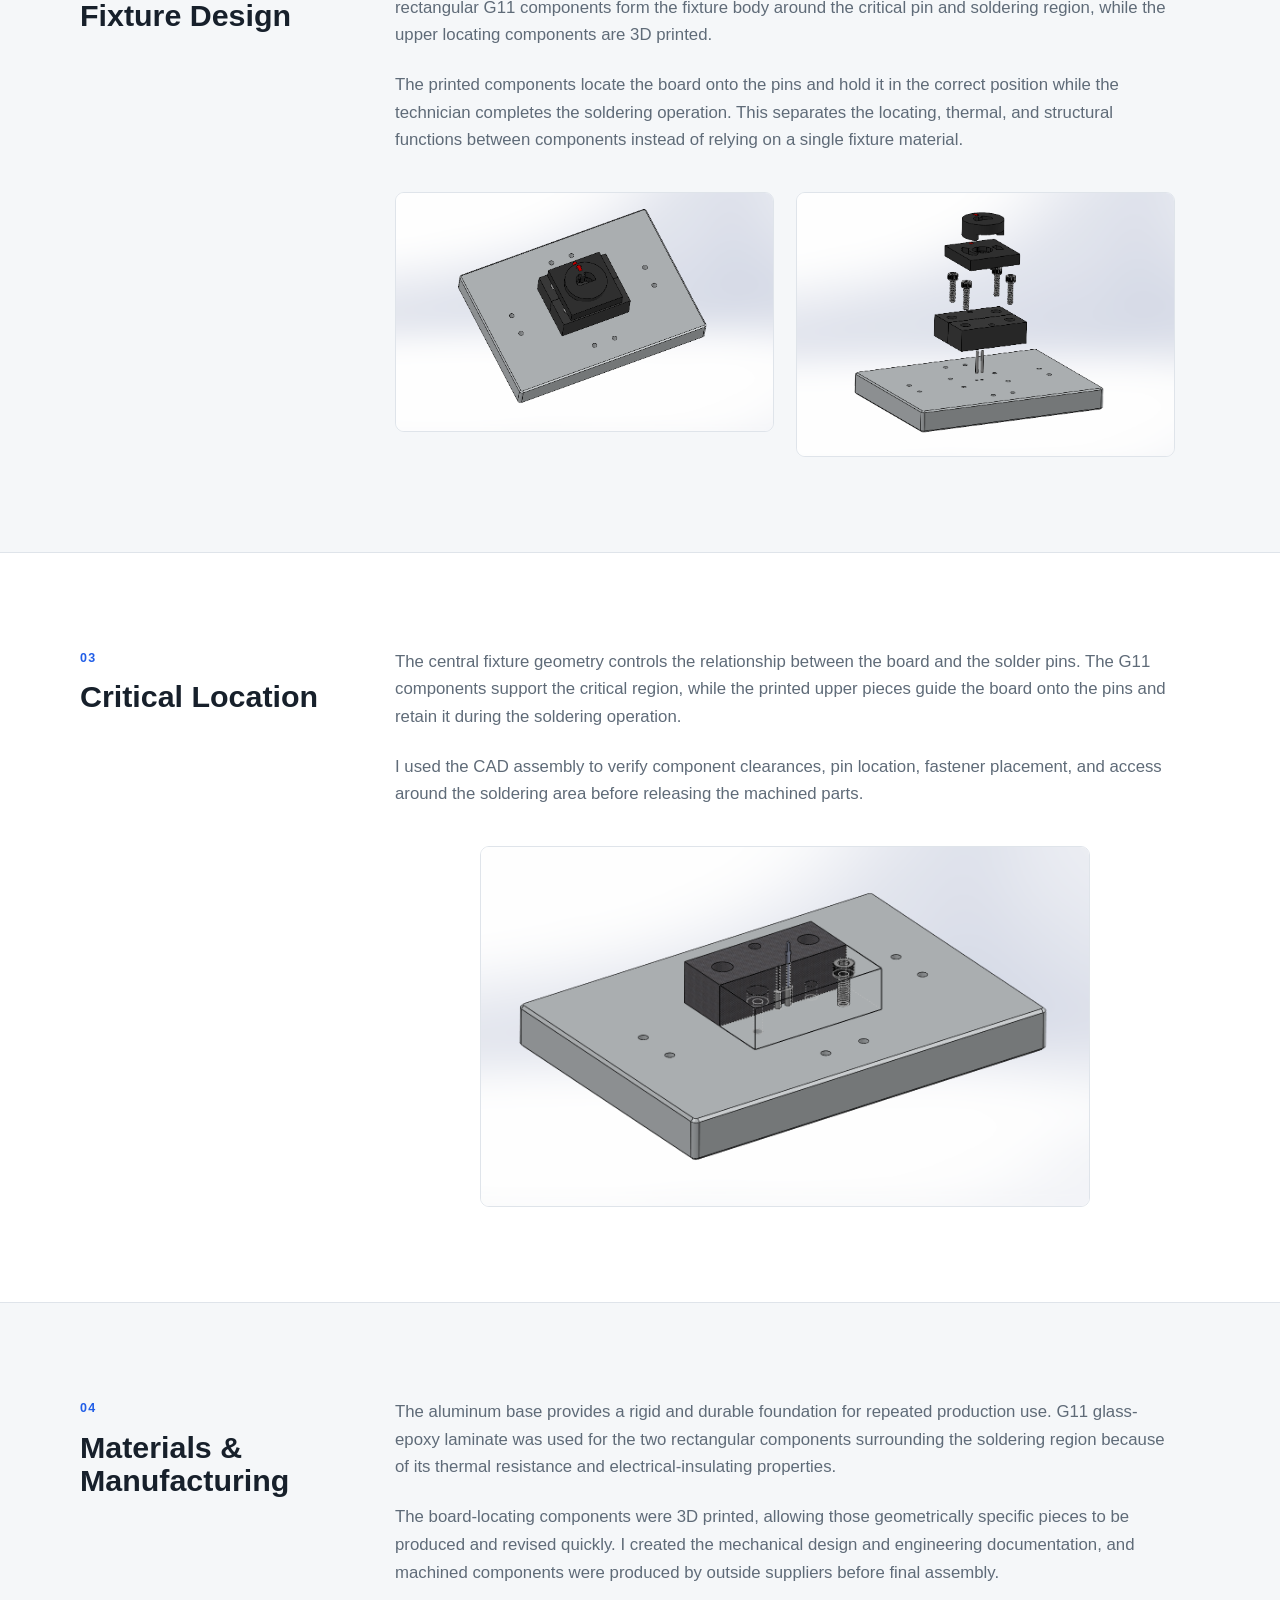
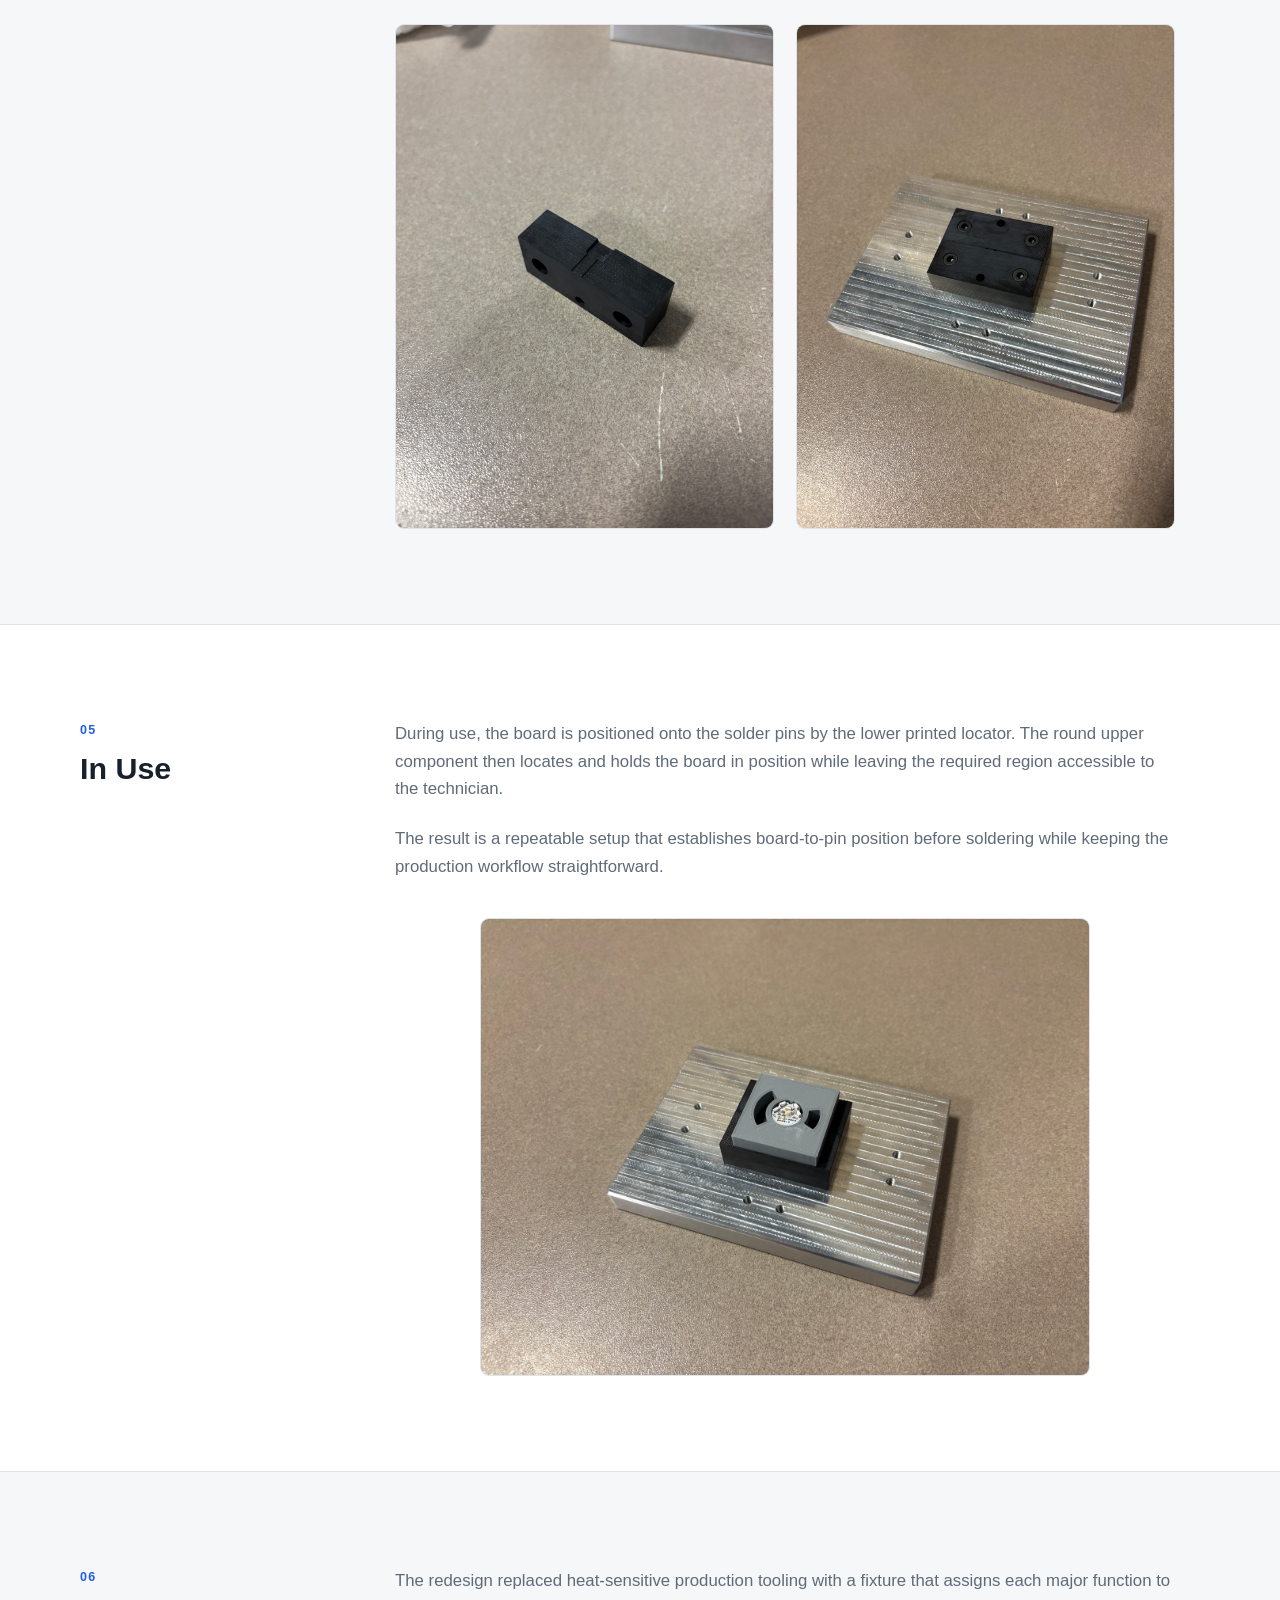
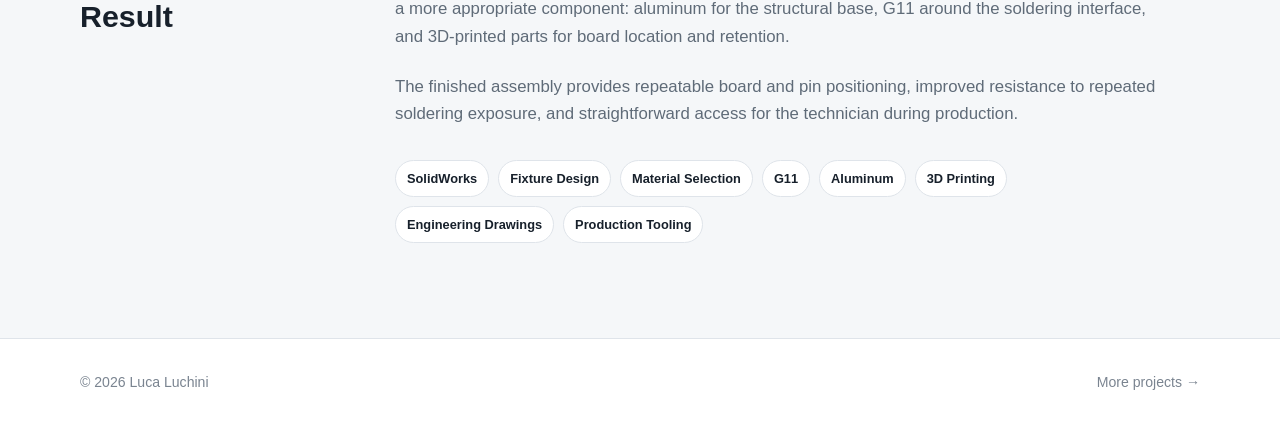
<file: projects/production-soldering-fixture.html>
<!DOCTYPE html>
<html lang="en">
<head>
    <!-- Google tag (gtag.js) -->
<script async src="https://www.googletagmanager.com/gtag/js?id=G-NYST60V96C"></script>
<script>
  window.dataLayer = window.dataLayer || [];
  function gtag(){dataLayer.push(arguments);}
  gtag('js', new Date());

  gtag('config', 'G-NYST60V96C');
</script>
    <meta charset="UTF-8">
    <meta name="viewport" content="width=device-width, initial-scale=1.0">
    <title>Production Soldering Fixture | Luca Luchini</title>
    <link rel="stylesheet" href="../style.css">
</head>
<body>

<header>
    <div class="container">
        <nav>
            <a class="name" href="../index.html" onclick="gtag('event', 'home_click', {'page_source': 'production_soldering_fixture'});">Luca Luchini | Engineering Portfolio</a>
            <div class="nav-links">
                <a href="../index.html#projects" onclick="gtag('event', 'projects_nav_click', {'page_source': 'production_soldering_fixture'});">Projects</a>
                <a href="../index.html#contact" onclick="gtag('event', 'contact_nav_click', {'page_source': 'production_soldering_fixture'});">Contact</a>
            </div>
        </nav>
    </div>
</header>

<main>

<section class="project-hero">
    <div class="container project-hero-grid">

        <div>
            <a class="back-link" href="../index.html#projects" onclick="gtag('event', 'back_to_projects_click', {'page_source': 'production_soldering_fixture'});">← Back to projects</a>

            <p class="eyebrow">Fixture Design • Material Selection • Production Tooling</p>

            <h1>Production Soldering Fixture Design</h1>

            <p class="project-lead">
                Designed a production fixture used to locate a small electronic assembly
                and its pins during soldering after the previous tooling degraded under
                repeated exposure to heat.
            </p>

            <div class="project-meta">
                <div>
                    <span class="meta-label">Role</span>
                    <span>Mechanical design, material selection, prototyping, production tooling</span>
                </div>

                <div>
                    <span class="meta-label">Tools</span>
                    <span>SolidWorks, FDM 3D printing, engineering drawings</span>
                </div>

                <div>
                    <span class="meta-label">Materials</span>
                    <span>Machined aluminum, G11, 3D-printed locating components</span>
                </div>
            </div>
        </div>

        <div class="hero-image-stack">

            <figure>
                <div class="project-image-wrap hero-stack-image">
                    <img
                        class="project-image"
                        src="../images/solder-fixture/finished-landscape.jpg"
                        alt="Completed aluminum, G11, and 3D-printed production soldering fixture"
                    >
                </div>
                <figcaption>Completed production soldering fixture.</figcaption>
            </figure>

            <figure>
                <div class="project-image-wrap hero-stack-image hero-tech-image">
                    <img
                        class="project-image"
                        src="../images/solder-fixture/cad-assembled.png"
                        alt="Assembled SolidWorks CAD of production soldering fixture"
                    >
                </div>
                <figcaption>Assembled SolidWorks model of the fixture.</figcaption>
            </figure>

        </div>
    </div>
</section>


<section class="project-section">
    <div class="container project-content-grid">

        <div class="sticky-label">
            <p class="eyebrow">01</p>
            <h2>Problem</h2>
        </div>

        <div class="project-copy">
            <p>
                The existing production fixture was repeatedly exposed to heat during
                pin soldering and was beginning to melt and deform. Because the tooling
                establishes the relationship between the board and the pins, continued
                degradation could reduce consistency and shorten fixture life.
            </p>

            <p>
                The replacement needed to maintain reliable board and pin location,
                remain accessible to the technician during soldering, and use materials
                better suited to repeated production use.
            </p>

            <div class="callout">
                <strong>Design objective:</strong>
                improve thermal durability without sacrificing locating accuracy or operator access.
            </div>
        </div>

    </div>
</section>


<section class="project-section alt">
    <div class="container project-content-grid">

        <div class="sticky-label">
            <p class="eyebrow">02</p>
            <h2>Fixture Design</h2>
        </div>

        <div class="project-copy">
            <p>
                I redesigned the tooling as a multi-material assembly built around a rigid
                machined aluminum base. Two rectangular G11 components form the fixture body
                around the critical pin and soldering region, while the upper locating
                components are 3D printed.
            </p>

            <p>
                The printed components locate the board onto the pins and hold it in the
                correct position while the technician completes the soldering operation.
                This separates the locating, thermal, and structural functions between
                components instead of relying on a single fixture material.
            </p>

            <div class="image-grid two natural-images">

                <figure>
                    <div class="project-image-wrap">
                        <img
                            class="project-image"
                            src="../images/solder-fixture/cad-assembled.png"
                            alt="Assembled CAD view of soldering fixture"
                        >
                    </div>
                    <figcaption>Assembled CAD showing the complete fixture architecture.</figcaption>
                </figure>

                <figure>
                    <div class="project-image-wrap">
                        <img
                            class="project-image"
                            src="../images/solder-fixture/cad-exploded.png"
                            alt="Exploded CAD view of soldering fixture"
                        >
                    </div>
                    <figcaption>Exploded CAD showing the aluminum base, G11 components, locating hardware, and printed board holder.</figcaption>
                </figure>

            </div>
        </div>

    </div>
</section>


<section class="project-section">
    <div class="container project-content-grid">

        <div class="sticky-label">
            <p class="eyebrow">03</p>
            <h2>Critical Location</h2>
        </div>

        <div class="project-copy">
            <p>
                The central fixture geometry controls the relationship between the board
                and the solder pins. The G11 components support the critical region, while
                the printed upper pieces guide the board onto the pins and retain it during
                the soldering operation.
            </p>

            <p>
                I used the CAD assembly to verify component clearances, pin location,
                fastener placement, and access around the soldering area before releasing
                the machined parts.
            </p>

            <figure class="single-figure compact-use-figure">
                <div class="project-image-wrap">
                    <img
                        class="project-image"
                        src="../images/solder-fixture/cad-transparent-detail.png"
                        alt="Transparent CAD detail showing internal soldering fixture locating features"
                    >
                </div>
                <figcaption>Transparent CAD view showing the internal locating relationship around the solder pins.</figcaption>
            </figure>

        </div>
    </div>
</section>


<section class="project-section alt">
    <div class="container project-content-grid">

        <div class="sticky-label">
            <p class="eyebrow">04</p>
            <h2>Materials &amp; Manufacturing</h2>
        </div>

        <div class="project-copy">
            <p>
                The aluminum base provides a rigid and durable foundation for repeated
                production use. G11 glass-epoxy laminate was used for the two rectangular
                components surrounding the soldering region because of its thermal
                resistance and electrical-insulating properties.
            </p>

            <p>
                The board-locating components were 3D printed, allowing those geometrically
                specific pieces to be produced and revised quickly. I created the mechanical
                design and engineering documentation, and machined components were produced
                by outside suppliers before final assembly.
            </p>

            <div class="image-grid two natural-images">

                <figure>
                    <div class="project-image-wrap">
                        <img
                            class="project-image"
                            src="../images/solder-fixture/g11-component.jpg"
                            alt="Machined G11 component for soldering fixture"
                        >
                    </div>
                    <figcaption>One of the machined G11 fixture components.</figcaption>
                </figure>

                <figure>
                    <div class="project-image-wrap">
                        <img
                            class="project-image"
                            src="../images/solder-fixture/finished-top.jpg"
                            alt="Completed soldering fixture from above"
                        >
                    </div>
                    <figcaption>Completed assembly showing the G11 fixture body installed on the aluminum base.</figcaption>
                </figure>

            </div>
        </div>

    </div>
</section>


<section class="project-section">
    <div class="container project-content-grid">

        <div class="sticky-label">
            <p class="eyebrow">05</p>
            <h2>In Use</h2>
        </div>

        <div class="project-copy">
            <p>
                During use, the board is positioned onto the solder pins by the lower
                printed locator. The round upper component then locates and holds the board
                in position while leaving the required region accessible to the technician.
            </p>

            <p>
                The result is a repeatable setup that establishes board-to-pin position
                before soldering while keeping the production workflow straightforward.
            </p>

            <figure class="single-figure compact-use-figure">
                <div class="project-image-wrap">
                    <img
                        class="project-image"
                        src="../images/solder-fixture/in-use.jpg"
                        alt="Production soldering fixture with electronic assembly loaded"
                    >
                </div>
                <figcaption>Fixture with the electronic assembly loaded in its production position.</figcaption>
            </figure>

        </div>
    </div>
</section>


<section class="project-section alt">
    <div class="container project-content-grid">

        <div class="sticky-label">
            <p class="eyebrow">06</p>
            <h2>Result</h2>
        </div>

        <div class="project-copy">
            <p>
                The redesign replaced heat-sensitive production tooling with a fixture
                that assigns each major function to a more appropriate component:
                aluminum for the structural base, G11 around the soldering interface,
                and 3D-printed parts for board location and retention.
            </p>

            <p>
                The finished assembly provides repeatable board and pin positioning,
                improved resistance to repeated soldering exposure, and straightforward
                access for the technician during production.
            </p>

            <div class="skills-row">
                <span>SolidWorks</span>
                <span>Fixture Design</span>
                <span>Material Selection</span>
                <span>G11</span>
                <span>Aluminum</span>
                <span>3D Printing</span>
                <span>Engineering Drawings</span>
                <span>Production Tooling</span>
            </div>
        </div>

    </div>
</section>

</main>

<footer>
    <div class="container footer-inner">
        <span>© 2026 Luca Luchini</span>
        <a href="../index.html#projects" onclick="gtag('event', 'more_projects_click', {'page_source': 'production_soldering_fixture'});">More projects →</a>
    </div>
</footer>

</body>
</html>
</file>
<file: style.css>
* {
    box-sizing: border-box;
}

html { scroll-behavior: smooth; }

:root {
    --ink: #17202b;
    --muted: #5f6b78;
    --line: #dfe4ea;
    --surface: #ffffff;
    --surface-alt: #f5f7f9;
    --accent: #215ee7;
    --max-width: 1120px;
}

body {
    margin: 0;
    font-family: -apple-system, BlinkMacSystemFont, "Segoe UI", Roboto, Arial, sans-serif;
    color: var(--ink);
    background: var(--surface);
    line-height: 1.65;
}

img { max-width: 100%; }
a { color: inherit; }

.container {
    width: 90%;
    max-width: var(--max-width);
    margin: 0 auto;
}

.narrow { max-width: 900px; }

header {
    background: rgba(255,255,255,0.96);
    border-bottom: 1px solid var(--line);
    position: sticky;
    top: 0;
    z-index: 1000;
}

nav {
    min-height: 72px;
    display: flex;
    justify-content: space-between;
    align-items: center;
}

nav .name {
    font-size: 1.08rem;
    font-weight: 700;
    text-decoration: none;
}

.nav-links { display: flex; }

.nav-links a {
    text-decoration: none;
    margin-left: 30px;
    font-size: 0.93rem;
}

.nav-links a:hover,
.back-link:hover { color: var(--accent); }

.hero { padding: 110px 0 105px; }
.hero-inner { max-width: 850px; }

.hero h1 {
    margin: 0;
    font-size: clamp(3rem,6vw,5rem);
    line-height: 1;
    letter-spacing: -0.04em;
}

.hero h2 {
    margin: 18px 0 0;
    font-size: 1.4rem;
    font-weight: 500;
    color: var(--muted);
}

.hero-copy {
    max-width: 760px;
    margin-top: 25px;
    font-size: 1.08rem;
    color: var(--muted);
}

.eyebrow {
    margin: 0 0 12px;
    color: var(--accent);
    font-size: 0.78rem;
    font-weight: 700;
    text-transform: uppercase;
    letter-spacing: 0.11em;
}

.hero-actions {
    display: flex;
    flex-wrap: wrap;
    gap: 14px;
    align-items: center;
    margin-top: 30px;
}

.button {
    display: inline-block;
    padding: 12px 20px;
    background: var(--ink);
    color: white;
    text-decoration: none;
    border-radius: 6px;
    font-weight: 600;
    transition: 0.2s ease;
}

.button:hover {
    background: var(--accent);
    transform: translateY(-2px);
}

section { padding: 85px 0; }

#projects,
#contact { background: var(--surface-alt); }

.section-heading { margin-bottom: 35px; }

.section-heading h2 {
    margin: 0;
    font-size: 2.4rem;
    letter-spacing: -0.03em;
}

.projects {
    display: grid;
    grid-template-columns: repeat(2,1fr);
    gap: 28px;
}

.project-card {
    background: white;
    border: 1px solid var(--line);
    border-radius: 10px;
    overflow: hidden;
    min-height: 100%;
}

a.project-card {
    text-decoration: none;
    transition: 0.2s ease;
}

a.project-card:hover {
    transform: translateY(-4px);
    box-shadow: 0 15px 35px rgba(17,24,39,0.08);
}

.project-card-content { padding: 26px; }

.project-card h3 {
    margin: 0 0 9px;
    font-size: 1.3rem;
}

.tools {
    margin: 0 0 17px;
    color: var(--accent);
    font-size: 0.82rem;
    font-weight: 600;
}

.project-card p:not(.tools) { color: var(--muted); }

.card-link {
    display: inline-block;
    margin-top: 6px;
    font-weight: 600;
}

.project-card .project-image-wrap { height: 310px; }

.project-card .project-image {
    width: 100%;
    height: 100%;
    object-fit: cover;
}

.coming-soon-card { min-height: 470px; }

.coming-soon-content {
    min-height: 470px;
    display: flex;
    align-items: center;
    justify-content: center;
}

.coming-soon-content span {
    color: #8d96a0;
    font-size: 1.05rem;
    font-weight: 600;
}

.project-image-wrap {
    position: relative;
    background: #e9edf2;
    overflow: hidden;
}

.project-image {
    width: 100%;
    display: block;
}

.contact-links {
    display: grid;
    grid-template-columns: repeat(2,1fr);
    gap: 14px;
}

.contact-card {
    display: flex;
    flex-direction: column;
    gap: 5px;
    padding: 20px 22px;
    background: white;
    border: 1px solid var(--line);
    border-radius: 8px;
    text-decoration: none;
    transition: 0.2s ease;
}

.contact-card:hover {
    border-color: #bac3cd;
    transform: translateY(-2px);
}

.contact-label {
    font-weight: 700;
    color: var(--ink);
}

.contact-value {
    font-size: 0.92rem;
    color: var(--muted);
}

footer {
    border-top: 1px solid var(--line);
    padding: 32px 0;
    color: #7a8490;
    font-size: 0.88rem;
}

.footer-inner {
    display: flex;
    justify-content: space-between;
}

.footer-inner a { text-decoration: none; }

.project-hero { padding: 85px 0 80px; }

.project-hero-grid {
    display: grid;
    grid-template-columns: 0.95fr 1.05fr;
    gap: 60px;
    align-items: start;
}

.back-link {
    display: inline-block;
    margin-bottom: 38px;
    color: var(--muted);
    text-decoration: none;
    font-size: 0.9rem;
    font-weight: 600;
}

.project-hero h1 {
    margin: 0;
    font-size: clamp(2.6rem,5vw,4.3rem);
    line-height: 1.04;
    letter-spacing: -0.04em;
}

.project-lead {
    margin-top: 25px;
    color: var(--muted);
    font-size: 1.12rem;
}

.project-meta {
    display: grid;
    gap: 15px;
    margin-top: 34px;
    padding-top: 25px;
    border-top: 1px solid var(--line);
}

.project-meta > div {
    display: grid;
    grid-template-columns: 90px 1fr;
    gap: 15px;
}

.meta-label {
    color: #8b95a1;
    font-size: 0.78rem;
    font-weight: 700;
    text-transform: uppercase;
    letter-spacing: 0.06em;
}

.hero-image-stack {
    display: grid;
    gap: 22px;
}

.hero-image-stack figure { margin: 0; }

.hero-stack-image {
    height: 360px;
    border: 1px solid var(--line);
    border-radius: 10px;
    overflow: hidden;
    background: white;
}

.hero-stack-image .project-image {
    width: 100%;
    height: 100%;
    object-fit: contain;
    background: white;
}

.hero-image-stack figcaption,
figcaption {
    margin-top: 9px;
    color: #7a8490;
    font-size: 0.84rem;
}

.project-section {
    padding: 95px 0;
    border-top: 1px solid var(--line);
}

.project-section.alt { background: var(--surface-alt); }

.project-content-grid {
    display: grid;
    grid-template-columns: 240px minmax(0,1fr);
    gap: 75px;
}

.sticky-label {
    align-self: start;
    position: sticky;
    top: 105px;
}

.sticky-label h2 {
    margin: 0;
    font-size: 1.9rem;
    line-height: 1.1;
}

.project-copy { max-width: 780px; }

.project-copy > p {
    margin-top: 0;
    margin-bottom: 22px;
    color: var(--muted);
    font-size: 1.05rem;
}

.callout {
    margin: 34px 0;
    padding: 22px 24px;
    border-left: 4px solid var(--accent);
    background: var(--surface-alt);
    color: var(--muted);
}

.image-grid {
    display: grid;
    gap: 22px;
    margin-top: 38px;
}

.image-grid.two { grid-template-columns: repeat(2,1fr); }

figure { margin: 0; }

/* Important fix: project section images follow their natural aspect ratio.
   This removes the large empty gray area below screenshots. */
.natural-images .project-image-wrap,
.fusion-images .project-image-wrap {
    min-height: 0;
    height: auto;
    background: transparent;
    border: 1px solid var(--line);
    border-radius: 9px;
}

.natural-images .project-image,
.fusion-images .project-image {
    width: 100%;
    height: auto;
    object-fit: unset;
    background: white;
}

/* In-use image is deliberately smaller than the full content width. */
.compact-use-figure {
    max-width: 610px;
    margin: 38px auto 0;
}

.compact-use-figure .project-image-wrap {
    height: auto;
    min-height: 0;
    background: transparent;
    border: 1px solid var(--line);
    border-radius: 9px;
}

.compact-use-figure .project-image {
    width: 100%;
    height: auto;
    object-fit: unset;
}

.metric-grid {
    display: grid;
    grid-template-columns: repeat(3,1fr);
    gap: 14px;
    margin-bottom: 32px;
}

.metric-card {
    padding: 22px;
    border: 1px solid var(--line);
    border-radius: 8px;
    background: white;
}

.metric-value {
    display: block;
    font-size: 2rem;
    font-weight: 750;
    letter-spacing: -0.03em;
    color: var(--ink);
}

.metric-label {
    display: block;
    margin-top: 6px;
    font-size: 0.86rem;
    color: var(--muted);
}

.skills-row {
    display: flex;
    flex-wrap: wrap;
    gap: 9px;
    margin-top: 32px;
}

.skills-row span {
    padding: 7px 11px;
    border: 1px solid var(--line);
    border-radius: 999px;
    background: white;
    font-size: 0.8rem;
    font-weight: 600;
}

@media (max-width: 900px) {
    .projects,
    .project-hero-grid,
    .project-content-grid {
        grid-template-columns: 1fr;
    }

    .project-content-grid { gap: 32px; }
    .sticky-label { position: static; }
    .contact-links { grid-template-columns: 1fr; }

    .coming-soon-card,
    .coming-soon-content { min-height: 220px; }

    .metric-grid { grid-template-columns: 1fr; }
}

@media (max-width: 650px) {
    .hero { padding: 80px 0; }

    section,
    .project-section { padding: 65px 0; }

    .nav-links a { margin-left: 15px; }

    .hero-actions {
        flex-direction: column;
        align-items: flex-start;
    }

    .image-grid.two { grid-template-columns: 1fr; }

    .project-meta > div {
        grid-template-columns: 1fr;
        gap: 3px;
    }

    .hero-stack-image { height: 300px; }

    .footer-inner {
        flex-direction: column;
        gap: 10px;
    }
}


/* CAD cover images should remain fully visible in homepage project cards. */
.project-image-contain {
    object-fit: contain !important;
    background: white;
}


/* Keep project imagery clean and visual-first. */
figcaption {
    display: none !important;
}
</file>
